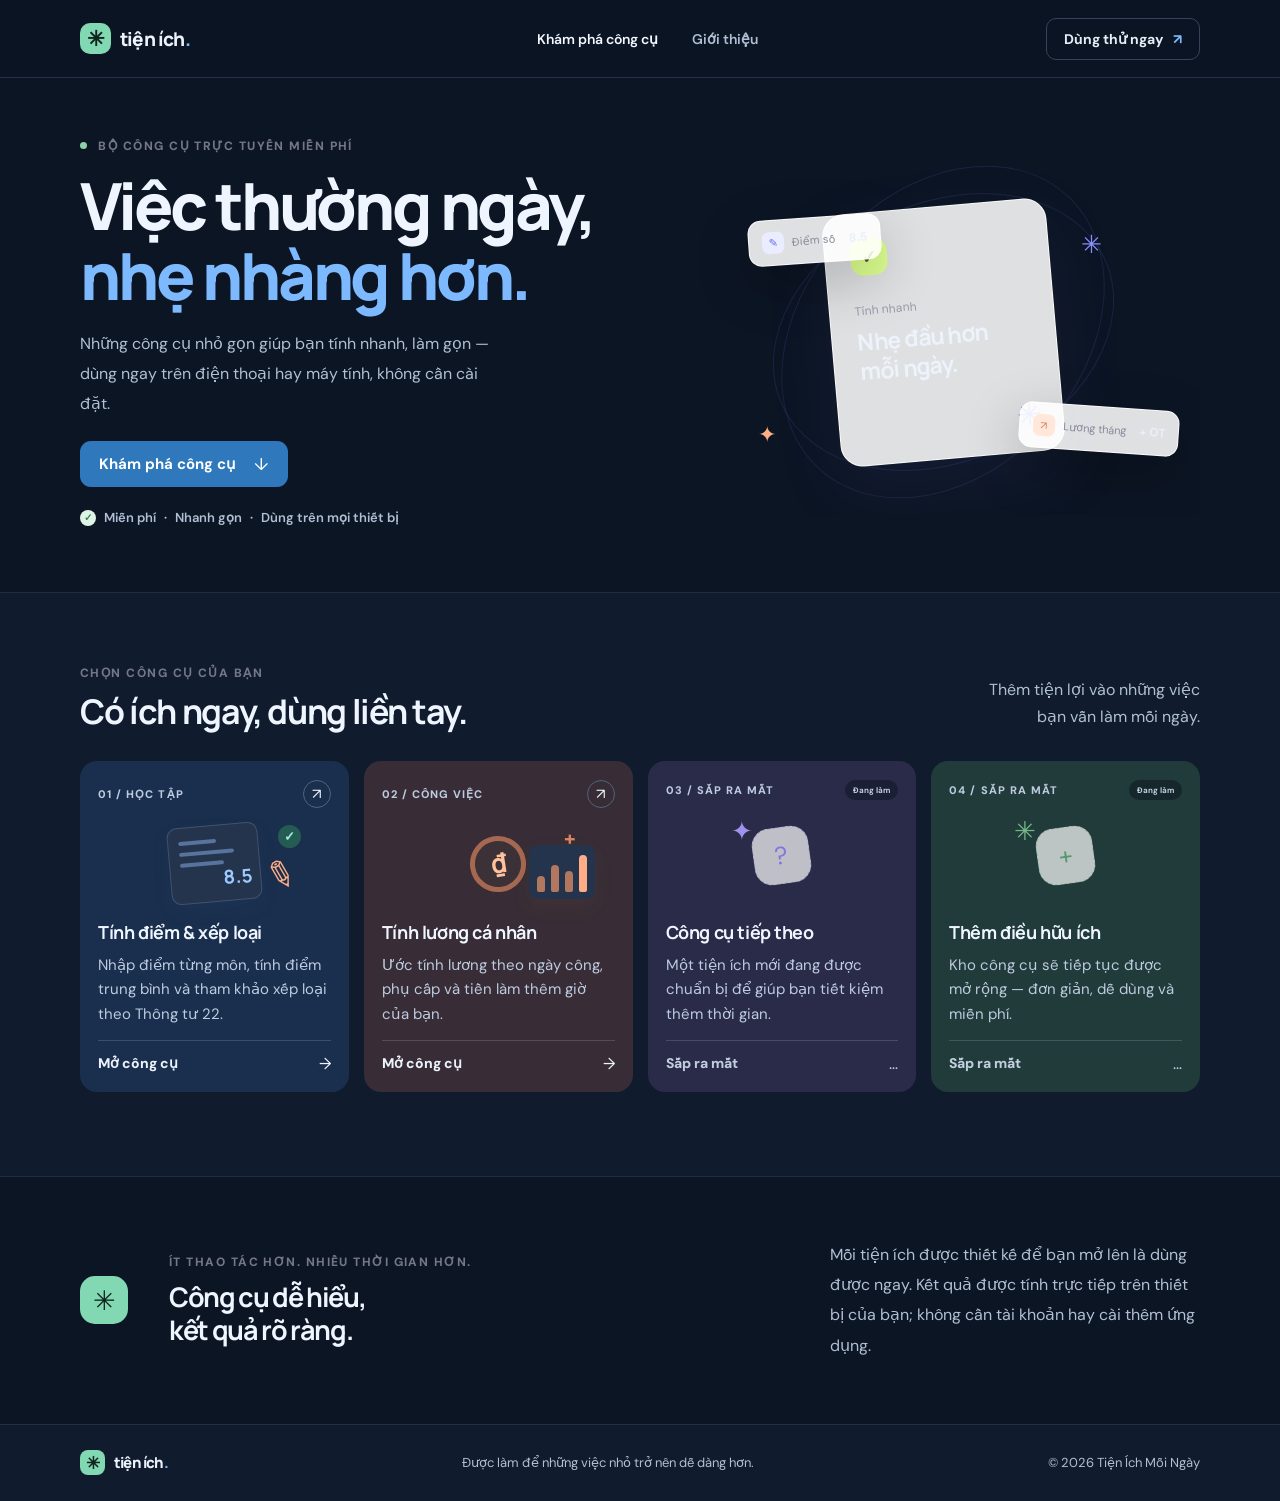
<file: index.html>
<!DOCTYPE html>
<html lang="vi">
<head>
    <meta charset="UTF-8">
    <meta name="viewport" content="width=device-width, initial-scale=1">
    <meta name="theme-color" content="#0c1524">
    <meta name="description" content="Bộ công cụ trực tuyến tiện ích: tính điểm, xếp loại học sinh và ước tính tiền lương cá nhân.">
    <title>Tiện Ích Mỗi Ngày — Công cụ nhỏ, việc lớn</title>
    <link rel="stylesheet" href="css/style.css">
</head>
<body>
    <header class="site-header">
        <div class="container header-inner">
            <a class="brand" href="index.html" aria-label="Tiện Ích Mỗi Ngày - Trang chủ">
                <span class="brand-mark" aria-hidden="true">✳</span>
                <span>tiện ích<span class="brand-accent">.</span></span>
            </a>
            <nav class="main-nav" aria-label="Điều hướng chính">
                <a class="nav-link active" href="#cong-cu">Khám phá công cụ</a>
                <a class="nav-link" href="#gioi-thieu">Giới thiệu</a>
            </nav>
            <a class="header-cta" href="#cong-cu">Dùng thử ngay <span aria-hidden="true">↗</span></a>
        </div>
    </header>

    <main>
        <section class="hero container">
            <div class="hero-copy">
                <p class="eyebrow"><span class="eyebrow-dot"></span> Bộ công cụ trực tuyến miễn phí</p>
                <h1>Việc thường ngày,<br><span>nhẹ nhàng hơn.</span></h1>
                <p class="hero-description">Những công cụ nhỏ gọn giúp bạn tính nhanh, làm gọn — dùng ngay trên điện thoại hay máy tính, không cần cài đặt.</p>
                <a class="button button-dark" href="#cong-cu">Khám phá công cụ <span aria-hidden="true">↓</span></a>
                <div class="hero-note"><span class="note-check" aria-hidden="true">✓</span> Miễn phí <span class="note-divider">·</span> Nhanh gọn <span class="note-divider">·</span> Dùng trên mọi thiết bị</div>
            </div>
            <div class="hero-art" aria-label="Minh họa các công cụ tiện ích" role="img">
                <div class="art-orbit orbit-one"></div>
                <div class="art-orbit orbit-two"></div>
                <div class="art-card art-card-main">
                    <span class="art-icon art-icon-lime">✓</span>
                    <span class="art-label">Tính nhanh</span>
                    <strong>Nhẹ đầu hơn<br>mỗi ngày.</strong>
                    <span class="art-spark" aria-hidden="true">✳</span>
                </div>
                <div class="art-card art-card-float art-card-score">
                    <span class="mini-icon">✎</span><span>Điểm số</span><strong>8.5</strong>
                </div>
                <div class="art-card art-card-float art-card-pay">
                    <span class="mini-icon">↗</span><span>Lương tháng</span><strong>+ OT</strong>
                </div>
                <span class="art-star star-one" aria-hidden="true">✳</span>
                <span class="art-star star-two" aria-hidden="true">✦</span>
            </div>
        </section>

        <section class="tools-section" id="cong-cu">
            <div class="container">
                <div class="section-heading">
                    <div>
                        <p class="eyebrow">Chọn công cụ của bạn</p>
                        <h2>Có ích ngay, dùng liền tay.</h2>
                    </div>
                    <p class="section-side-note">Thêm tiện lợi vào những việc<br class="desktop-break"> bạn vẫn làm mỗi ngày.</p>
                </div>
                <div class="tool-grid">
                    <a class="tool-card tool-card-blue" href="tinh-diem.html">
                        <div class="tool-card-top"><span class="tool-number">01 / HỌC TẬP</span><span class="tool-arrow" aria-hidden="true">↗</span></div>
                        <div class="tool-illustration score-illustration" aria-hidden="true">
                            <span class="illus-paper"><i></i><i></i><i></i><b>8.5</b></span>
                            <span class="illus-pencil">✎</span>
                            <span class="illus-check">✓</span>
                        </div>
                        <h3>Tính điểm &amp; xếp loại</h3>
                        <p>Nhập điểm từng môn, tính điểm trung bình và tham khảo xếp loại theo Thông tư 22.</p>
                        <span class="card-action">Mở công cụ <span aria-hidden="true">→</span></span>
                    </a>
                    <a class="tool-card tool-card-peach" href="tinh-luong.html">
                        <div class="tool-card-top"><span class="tool-number">02 / CÔNG VIỆC</span><span class="tool-arrow" aria-hidden="true">↗</span></div>
                        <div class="tool-illustration salary-illustration" aria-hidden="true">
                            <span class="illus-coin">₫</span><span class="illus-chart"><i></i><i></i><i></i><i></i></span>
                            <span class="illus-plus">+</span>
                        </div>
                        <h3>Tính lương cá nhân</h3>
                        <p>Ước tính lương theo ngày công, phụ cấp và tiền làm thêm giờ của bạn.</p>
                        <span class="card-action">Mở công cụ <span aria-hidden="true">→</span></span>
                    </a>
                    <article class="tool-card tool-card-lilac tool-card-soon" aria-label="Công cụ thứ ba đang được phát triển">
                        <div class="tool-card-top"><span class="tool-number">03 / SẮP RA MẮT</span><span class="soon-pill">Đang làm</span></div>
                        <div class="tool-illustration soon-illustration" aria-hidden="true"><span>✦</span><i>?</i></div>
                        <h3>Công cụ tiếp theo</h3>
                        <p>Một tiện ích mới đang được chuẩn bị để giúp bạn tiết kiệm thêm thời gian.</p>
                        <span class="card-action card-action-muted">Sắp ra mắt <span aria-hidden="true">…</span></span>
                    </article>
                    <article class="tool-card tool-card-mint tool-card-soon" aria-label="Công cụ thứ tư đang được phát triển">
                        <div class="tool-card-top"><span class="tool-number">04 / SẮP RA MẮT</span><span class="soon-pill">Đang làm</span></div>
                        <div class="tool-illustration soon-illustration soon-illustration-mint" aria-hidden="true"><span>✳</span><i>+</i></div>
                        <h3>Thêm điều hữu ích</h3>
                        <p>Kho công cụ sẽ tiếp tục được mở rộng — đơn giản, dễ dùng và miễn phí.</p>
                        <span class="card-action card-action-muted">Sắp ra mắt <span aria-hidden="true">…</span></span>
                    </article>
                </div>
            </div>
        </section>

        <section class="about-section container" id="gioi-thieu">
            <div class="about-mark" aria-hidden="true">✳</div>
            <div>
                <p class="eyebrow">Ít thao tác hơn. Nhiều thời gian hơn.</p>
                <h2>Công cụ dễ hiểu,<br>kết quả rõ ràng.</h2>
            </div>
            <p class="about-copy">Mỗi tiện ích được thiết kế để bạn mở lên là dùng được ngay. Kết quả được tính trực tiếp trên thiết bị của bạn; không cần tài khoản hay cài thêm ứng dụng.</p>
        </section>
    </main>

    <footer class="site-footer">
        <div class="container footer-inner">
            <a class="brand footer-brand" href="index.html"><span class="brand-mark" aria-hidden="true">✳</span><span>tiện ích<span class="brand-accent">.</span></span></a>
            <p>Được làm để những việc nhỏ trở nên dễ dàng hơn.</p>
            <span>© 2026 Tiện Ích Mỗi Ngày</span>
        </div>
    </footer>
</body>
</html>
</file>
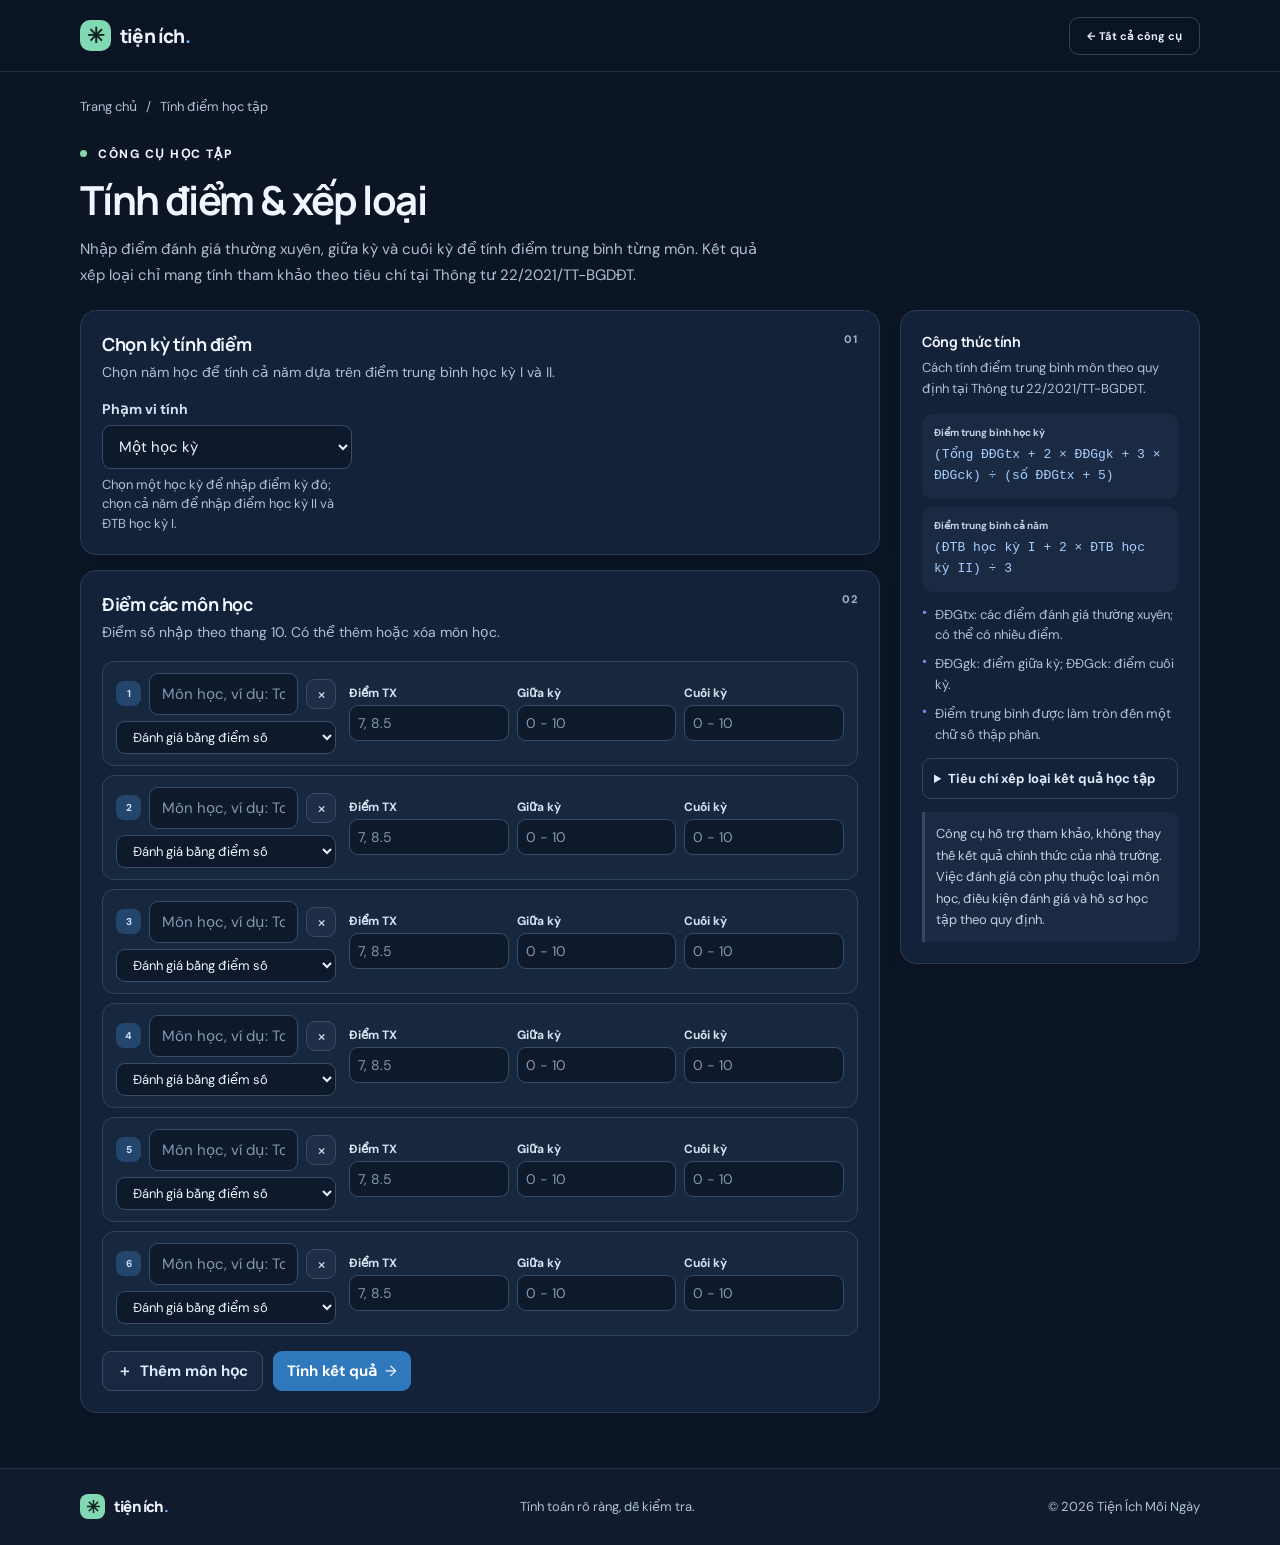
<file: tinh-diem.html>
<!DOCTYPE html>
<html lang="vi">
<head>
    <meta charset="UTF-8">
    <meta name="viewport" content="width=device-width, initial-scale=1">
    <meta name="theme-color" content="#0c1524">
    <meta name="description" content="Tính điểm trung bình môn và tham khảo xếp loại kết quả học tập theo Thông tư 22/2021/TT-BGDĐT.">
    <title>Tính điểm &amp; xếp loại — Tiện Ích Mỗi Ngày</title>
    <link rel="stylesheet" href="css/style.css">
</head>
<body class="tool-page">
    <header class="site-header tool-page-header">
        <div class="container header-inner">
            <a class="brand" href="index.html" aria-label="Tiện Ích Mỗi Ngày - Trang chủ"><span class="brand-mark" aria-hidden="true">✳</span><span>tiện ích<span class="brand-accent">.</span></span></a>
            <a class="header-cta" href="index.html">← Tất cả công cụ</a>
        </div>
    </header>
    <main>
        <div class="container">
            <nav class="breadcrumb" aria-label="Điều hướng">
                <a href="index.html">Trang chủ</a><span aria-hidden="true">/</span><span>Tính điểm học tập</span>
            </nav>
            <section class="calculator-intro">
                <p class="eyebrow"><span class="eyebrow-dot"></span> Công cụ học tập</p>
                <h1>Tính điểm &amp; xếp loại</h1>
                <p>Nhập điểm đánh giá thường xuyên, giữa kỳ và cuối kỳ để tính điểm trung bình từng môn. Kết quả xếp loại chỉ mang tính tham khảo theo tiêu chí tại Thông tư 22/2021/TT-BGDĐT.</p>
            </section>
            <div class="calculator-layout">
                <div class="calculator-main">
                    <section class="panel">
                        <div class="panel-heading">
                            <div><h2>Chọn kỳ tính điểm</h2><p>Chọn năm học để tính cả năm dựa trên điểm trung bình học kỳ I và II.</p></div>
                            <span class="section-index">01</span>
                        </div>
                        <div class="form-field period-control">
                            <label class="field-label" for="period-select">Phạm vi tính</label>
                            <select class="select" id="period-select">
                                <option value="semester">Một học kỳ</option>
                                <option value="annual">Cả năm học</option>
                            </select>
                            <span class="field-hint">Chọn một học kỳ để nhập điểm kỳ đó; chọn cả năm để nhập điểm học kỳ II và ĐTB học kỳ I.</span>
                        </div>
                    </section>
                    <section class="panel">
                        <div class="panel-heading">
                            <div><h2>Điểm các môn học</h2><p>Điểm số nhập theo thang 10. Có thể thêm hoặc xóa môn học.</p></div>
                            <span class="section-index">02</span>
                        </div>
                        <div class="subject-list" id="subject-list" aria-live="polite"></div>
                        <div class="button-row">
                            <button class="button-secondary" id="add-subject" type="button"><span aria-hidden="true">＋</span> Thêm môn học</button>
                            <button class="button-primary" id="calculate-scores" type="button">Tính kết quả <span class="button-arrow" aria-hidden="true">→</span></button>
                        </div>
                        <p class="form-error" id="score-error" role="alert"></p>
                    </section>
                    <section class="panel result-panel" id="score-results" aria-live="polite">
                        <div class="panel-heading">
                            <div><h2>Kết quả của bạn</h2><p id="score-result-caption">Điểm trung bình và xếp loại tham khảo.</p></div>
                            <span class="section-index">KẾT QUẢ</span>
                        </div>
                        <div class="result-summary">
                            <div><span class="result-summary-label">Xếp loại học tập</span><strong id="score-classification">—</strong></div>
                            <div class="result-badge"><span id="score-subject-count">0 môn</span><small>được tính điểm</small></div>
                        </div>
                        <div class="result-table-wrap">
                            <table class="result-table">
                                <thead><tr><th>Môn học</th><th>ĐTB kỳ</th><th>ĐTB cả năm</th><th>Đánh giá</th></tr></thead>
                                <tbody id="score-result-rows"></tbody>
                            </table>
                        </div>
                        <p class="result-note" id="score-result-note"></p>
                    </section>
                </div>
                <aside class="panel formula-panel">
                    <h2>Công thức tính</h2>
                    <p>Cách tính điểm trung bình môn theo quy định tại Thông tư 22/2021/TT-BGDĐT.</p>
                    <div class="formula-block">
                        <strong>Điểm trung bình học kỳ</strong>
                        <span class="formula-code">(Tổng ĐĐGtx + 2 × ĐĐGgk + 3 × ĐĐGck) ÷ (số ĐĐGtx + 5)</span>
                    </div>
                    <div class="formula-block">
                        <strong>Điểm trung bình cả năm</strong>
                        <span class="formula-code">(ĐTB học kỳ I + 2 × ĐTB học kỳ II) ÷ 3</span>
                    </div>
                    <ul class="formula-list">
                        <li>ĐĐGtx: các điểm đánh giá thường xuyên; có thể có nhiều điểm.</li>
                        <li>ĐĐGgk: điểm giữa kỳ; ĐĐGck: điểm cuối kỳ.</li>
                        <li>Điểm trung bình được làm tròn đến một chữ số thập phân.</li>
                    </ul>
                    <details class="criteria-details">
                        <summary>Tiêu chí xếp loại kết quả học tập</summary>
                        <ul>
                            <li><strong>Tốt:</strong> tất cả môn nhận xét đạt; tất cả môn tính điểm từ 6,5; ít nhất 6 môn từ 8,0, trong đó có Toán, Ngữ văn hoặc Ngoại ngữ.</li>
                            <li><strong>Khá:</strong> tất cả môn nhận xét đạt; tất cả môn tính điểm từ 5,0; ít nhất 6 môn từ 6,5.</li>
                            <li><strong>Đạt:</strong> tối đa 1 môn nhận xét chưa đạt; ít nhất 6 môn tính điểm từ 5,0 và không môn nào dưới 3,5.</li>
                            <li><strong>Chưa đạt:</strong> không đáp ứng các tiêu chí trên.</li>
                        </ul>
                    </details>
                    <div class="info-callout">Công cụ hỗ trợ tham khảo, không thay thế kết quả chính thức của nhà trường. Việc đánh giá còn phụ thuộc loại môn học, điều kiện đánh giá và hồ sơ học tập theo quy định.</div>
                </aside>
            </div>
        </div>
    </main>
    <footer class="site-footer tool-page-footer">
        <div class="container footer-inner"><a class="brand footer-brand" href="index.html"><span class="brand-mark" aria-hidden="true">✳</span><span>tiện ích<span class="brand-accent">.</span></span></a><p>Tính toán rõ ràng, dễ kiểm tra.</p><span>© 2026 Tiện Ích Mỗi Ngày</span></div>
    </footer>
    <script src="js/score-tool.js"></script>
</body>
</html>
</file>
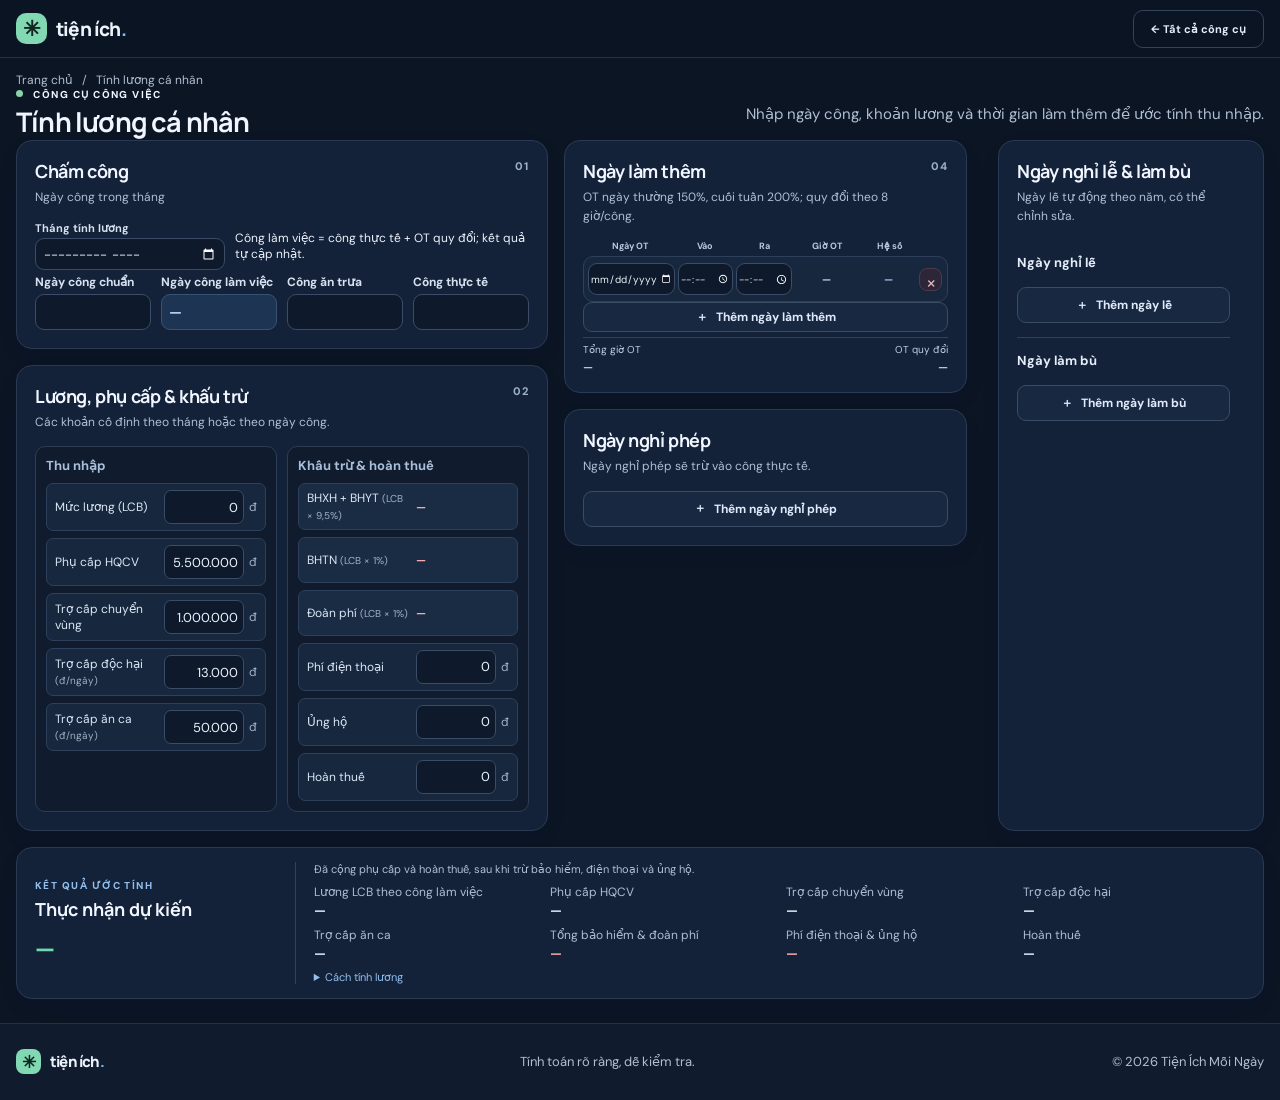
<file: tinh-luong.html>
<!DOCTYPE html>
<html lang="vi">
<head>
    <meta charset="UTF-8">
    <meta name="viewport" content="width=device-width, initial-scale=1">
    <meta name="theme-color" content="#0c1524">
    <meta name="description" content="Tính lương cá nhân theo ngày công, trợ cấp, các khoản khấu trừ và danh sách giờ làm thêm.">
    <title>Tính lương cá nhân — Tiện Ích Mỗi Ngày</title>
    <link rel="stylesheet" href="css/style.css">
</head>
<body class="tool-page salary-page">
    <header class="site-header tool-page-header">
        <div class="container header-inner">
            <a class="brand" href="index.html" aria-label="Tiện Ích Mỗi Ngày - Trang chủ"><span class="brand-mark" aria-hidden="true">✳</span><span>tiện ích<span class="brand-accent">.</span></span></a>
            <a class="header-cta" href="index.html">← Tất cả công cụ</a>
        </div>
    </header>
    <main>
        <div class="container salary-container">
            <nav class="breadcrumb" aria-label="Điều hướng">
                <a href="index.html">Trang chủ</a><span aria-hidden="true">/</span><span>Tính lương cá nhân</span>
            </nav>
            <section class="calculator-intro salary-intro">
                <div>
                    <p class="eyebrow"><span class="eyebrow-dot"></span> Công cụ công việc</p>
                    <h1>Tính lương cá nhân</h1>
                </div>
                <p>Nhập ngày công, khoản lương và thời gian làm thêm để ước tính thu nhập.</p>
            </section>

            <div class="salary-work-grid">
                <div class="salary-layout-column salary-primary-column">
                <section class="panel salary-column attendance-column">
                    <div class="panel-heading">
                        <div><h2>Chấm công</h2><p>Ngày công trong tháng</p></div>
                        <span class="section-index">01</span>
                    </div>
                    <div class="attendance-tools">
                        <div class="attendance-month">
                            <label class="field-label" for="salary-month">Tháng tính lương</label>
                            <input class="input" id="salary-month" type="month">
                        </div>
                        <p>Công làm việc = công thực tế + OT quy đổi; kết quả tự cập nhật.</p>
                        <p class="form-error salary-error" id="salary-error" role="alert"></p>
                    </div>
                    <div class="attendance-grid">
                        <div class="form-field">
                            <label class="field-label" for="standard-days">Ngày công chuẩn</label>
                            <input class="input" id="standard-days" type="number" min="0" max="31" step="0.01" inputmode="decimal" readonly>
                        </div>
                        <div class="form-field">
                            <span class="field-label">Ngày công làm việc</span>
                            <output class="calculated-value" id="working-days">—</output>
                            <span class="field-hint">Công thực tế + OT quy đổi</span>
                        </div>
                        <div class="form-field">
                            <label class="field-label" for="meal-days">Công ăn trưa</label>
                            <input class="input" id="meal-days" type="number" min="0" max="31" step="0.01" inputmode="decimal" readonly>
                        </div>
                        <div class="form-field">
                            <label class="field-label" for="actual-days">Công thực tế</label>
                            <input class="input" id="actual-days" type="number" min="0" max="31" step="0.01" inputmode="decimal" readonly>
                        </div>
                    </div>
                </section>
                <section class="panel salary-column salary-main-column salary-ledger-column">
                    <div class="panel-heading">
                        <div><h2>Lương, phụ cấp &amp; khấu trừ</h2><p>Các khoản cố định theo tháng hoặc theo ngày công.</p></div>
                        <span class="section-index">02</span>
                    </div>
                    <div class="salary-ledger">
                        <div class="salary-ledger-group">
                            <h3>Thu nhập</h3>
                            <div class="salary-ledger-row">
                                <label for="base-salary">Mức lương (LCB)</label>
                                <div class="money-input"><input class="input money-amount" id="base-salary" type="text" inputmode="numeric" value="0"><span>đ</span></div>
                            </div>
                            <div class="salary-ledger-row">
                                <label for="hqcv">Phụ cấp HQCV</label>
                                <div class="money-input"><input class="input money-amount" id="hqcv" type="text" inputmode="numeric" value="5.500.000" readonly><span>đ</span></div>
                            </div>
                            <div class="salary-ledger-row">
                                <label for="relocation">Trợ cấp chuyển vùng</label>
                                <div class="money-input"><input class="input money-amount" id="relocation" type="text" inputmode="numeric" value="1.000.000"><span>đ</span></div>
                            </div>
                            <div class="salary-ledger-row">
                                <label for="hazard-rate">Trợ cấp độc hại <span>(đ/ngày)</span></label>
                                <div class="money-input"><input class="input money-amount" id="hazard-rate" type="text" inputmode="numeric" value="13.000"><span>đ</span></div>
                            </div>
                            <div class="salary-ledger-row">
                                <label for="meal-rate">Trợ cấp ăn ca <span>(đ/ngày)</span></label>
                                <div class="money-input"><input class="input money-amount" id="meal-rate" type="text" inputmode="numeric" value="50.000"><span>đ</span></div>
                            </div>
                        </div>
                        <div class="salary-ledger-group">
                            <h3>Khấu trừ &amp; hoàn thuế</h3>
                            <div class="salary-ledger-row salary-ledger-output">
                                <span>BHXH + BHYT <span>(LCB × 9,5%)</span></span>
                                <output id="social-insurance">—</output>
                            </div>
                            <div class="salary-ledger-row salary-ledger-output">
                                <span>BHTN <span>(LCB × 1%)</span></span>
                                <output id="unemployment-insurance">—</output>
                            </div>
                            <div class="salary-ledger-row salary-ledger-output">
                                <span>Đoàn phí <span>(LCB × 1%)</span></span>
                                <output id="union-fee">—</output>
                            </div>
                            <div class="salary-ledger-row">
                                <label for="phone-fee">Phí điện thoại</label>
                                <div class="money-input"><input class="input money-amount" id="phone-fee" type="text" inputmode="numeric" value="0"><span>đ</span></div>
                            </div>
                            <div class="salary-ledger-row">
                                <label for="donation">Ủng hộ</label>
                                <div class="money-input"><input class="input money-amount" id="donation" type="text" inputmode="numeric" value="0"><span>đ</span></div>
                            </div>
                            <div class="salary-ledger-row">
                                <label for="tax-refund">Hoàn thuế</label>
                                <div class="money-input"><input class="input money-amount" id="tax-refund" type="text" inputmode="numeric" value="0"><span>đ</span></div>
                            </div>
                        </div>
                    </div>
                </section>

                </div>

                <div class="salary-layout-column salary-overtime-stack">
                <section class="panel salary-column overtime-column">
                    <div class="panel-heading">
                        <div><h2>Ngày làm thêm</h2><p>OT ngày thường 150%, cuối tuần 200%; quy đổi theo 8 giờ/công.</p></div>
                        <span class="section-index">04</span>
                    </div>
                    <div class="overtime-head" aria-hidden="true">
                        <span>Ngày OT</span><span>Vào</span><span>Ra</span><span>Giờ OT</span><span>Hệ số</span><span></span>
                    </div>
                    <div class="record-list overtime-list" id="overtime-list"></div>
                    <button class="button-secondary add-record-button" id="add-overtime" type="button"><span aria-hidden="true">＋</span> Thêm ngày làm thêm</button>
                    <div class="overtime-total">
                        <span>Tổng giờ OT<strong id="overtime-hours-total">—</strong></span>
                        <span>OT quy đổi<strong id="overtime-equivalent-total">—</strong></span>
                    </div>
                </section>

                <section class="panel salary-column leave-column">
                    <div class="panel-heading">
                        <div><h2>Ngày nghỉ phép</h2><p>Ngày nghỉ phép sẽ trừ vào công thực tế.</p></div>
                    </div>
                    <div class="record-list leave-list" id="leave-list"></div>
                    <button class="button-secondary add-record-button" id="add-leave" type="button"><span aria-hidden="true">＋</span> Thêm ngày nghỉ phép</button>
                </section>
                </div>

                <section class="panel salary-column holiday-column">
                    <div class="panel-heading">
                        <div><h2>Ngày nghỉ lễ &amp; làm bù</h2><p>Ngày lễ tự động theo năm, có thể chỉnh sửa.</p></div>
                    </div>
                    <div class="calendar-list-group">
                        <h3>Ngày nghỉ lễ</h3>
                        <div class="record-list holiday-list" id="holiday-list"></div>
                        <button class="button-secondary add-record-button" id="add-holiday" type="button"><span aria-hidden="true">＋</span> Thêm ngày lễ</button>
                    </div>
                    <div class="calendar-list-group">
                        <h3>Ngày làm bù</h3>
                        <div class="record-list makeup-list" id="makeup-list"></div>
                        <button class="button-secondary add-record-button" id="add-makeup" type="button"><span aria-hidden="true">＋</span> Thêm ngày làm bù</button>
                    </div>
                </section>

                <section class="panel salary-total-panel" aria-live="polite">
                    <div class="salary-total-heading">
                        <p class="eyebrow">Kết quả ước tính</p>
                        <h2>Thực nhận dự kiến</h2>
                        <output id="salary-total">—</output>
                    </div>
                    <div class="salary-total-details">
                        <p class="salary-total-description">Đã cộng phụ cấp và hoàn thuế, sau khi trừ bảo hiểm, điện thoại và ủng hộ.</p>
                        <div class="salary-breakdown">
                            <div><span>Lương LCB theo công làm việc</span><strong id="salary-earned">—</strong></div>
                            <div><span>Phụ cấp HQCV</span><strong id="salary-hqcv">—</strong></div>
                            <div><span>Trợ cấp chuyển vùng</span><strong id="salary-relocation">—</strong></div>
                            <div><span>Trợ cấp độc hại</span><strong id="salary-hazard">—</strong></div>
                            <div><span>Trợ cấp ăn ca</span><strong id="salary-meal">—</strong></div>
                            <div><span>Tổng bảo hiểm &amp; đoàn phí</span><strong id="salary-deductions">—</strong></div>
                            <div><span>Phí điện thoại &amp; ủng hộ</span><strong id="salary-other-deductions">—</strong></div>
                            <div><span>Hoàn thuế</span><strong id="salary-refund">—</strong></div>
                        </div>
                        <details class="salary-formula">
                            <summary>Cách tính lương</summary>
                            <p class="output-disclaimer">Công chuẩn = ngày thường trong tháng + 0,5 công mỗi thứ Bảy − ngày nghỉ lễ; công thực tế = công chuẩn − ngày nghỉ phép + ngày làm bù. OT quy đổi = giờ OT × 150% (thứ Hai–thứ Sáu) hoặc 200% (thứ Bảy, Chủ Nhật) ÷ 8 giờ. Lương theo công = (LCB + trợ cấp chuyển vùng) ÷ công chuẩn × (công thực tế + OT quy đổi); HQCV theo tháng trong quý. Trợ cấp độc hại tính theo công thực tế, ăn ca theo công chuẩn. Các khoản bảo hiểm và đoàn phí tính trên LCB tháng.</p>
                        </details>
                    </div>
                </section>
            </div>
        </div>
    </main>
    <footer class="site-footer tool-page-footer">
        <div class="container footer-inner"><a class="brand footer-brand" href="index.html"><span class="brand-mark" aria-hidden="true">✳</span><span>tiện ích<span class="brand-accent">.</span></span></a><p>Tính toán rõ ràng, dễ kiểm tra.</p><span>© 2026 Tiện Ích Mỗi Ngày</span></div>
    </footer>
    <script src="js/salary-tool.js"></script>
</body>
</html>
</file>
<file: css/style.css>
@import url('https://fonts.googleapis.com/css2?family=DM+Sans:wght@400;500;600;700;800&family=Manrope:wght@400;500;600;700;800&display=swap');

:root {
    --ink: #e9f0fb;
    --muted: #aab9cf;
    --paper: #0c1524;
    --white: #142239;
    --blue: #1c3455;
    --peach: #3a2c31;
    --lilac: #2a2b49;
    --mint: #203b39;
    --line: #293951;
    --green: #4bc49a;
    --navy-deep: #09111e;
    --navy-panel: #142239;
    --navy-raised: #1a2a43;
    --shadow: 0 18px 55px rgba(0, 0, 0, .24);
}

* { box-sizing: border-box; }
html { scroll-behavior: smooth; }
body { margin: 0; background: var(--paper); color: var(--ink); font-family: 'DM Sans', 'Segoe UI', sans-serif; -webkit-font-smoothing: antialiased; font-size: 16px; }
a { color: inherit; text-decoration: none; }
button, input, select { font: inherit; }
button, a { -webkit-tap-highlight-color: transparent; }
.container { width: min(1120px, calc(100% - 48px)); margin: 0 auto; }

.site-header { height: 78px; border-bottom: 1px solid rgba(29, 32, 48, .06); background: rgba(246, 247, 251, .92); position: sticky; top: 0; z-index: 20; backdrop-filter: blur(14px); }
.header-inner { height: 100%; display: flex; align-items: center; justify-content: space-between; }
.brand { display: inline-flex; align-items: center; gap: 9px; font-family: Manrope, sans-serif; font-size: 19px; font-weight: 800; letter-spacing: -.8px; }
.brand-mark { width: 31px; height: 31px; display: grid; place-items: center; border-radius: 10px; background: #d9ff83; font-size: 21px; line-height: 1; }
.brand-accent { color: #7881ff; }
.main-nav { display: flex; align-items: center; gap: 34px; margin-left: 60px; }
.nav-link { color: #74778a; font-size: 13px; font-weight: 600; transition: color .2s ease; }
.nav-link:hover, .nav-link.active { color: var(--ink); }
.header-cta { padding: 11px 17px; border: 1px solid #dedfe8; border-radius: 10px; font-size: 12px; font-weight: 700; transition: background .2s, border-color .2s; }
.header-cta:hover { background: white; border-color: #b7bac8; }
.header-cta span { padding-left: 7px; color: #737aff; }

.hero { min-height: 475px; display: grid; grid-template-columns: 1.05fr .95fr; align-items: center; gap: 38px; padding-top: 40px; padding-bottom: 46px; }
.hero-copy { padding: 20px 0; }
.eyebrow { margin: 0 0 17px; color: #737789; font-size: 10px; font-weight: 800; letter-spacing: 1.45px; text-transform: uppercase; }
.eyebrow-dot { width: 7px; height: 7px; display: inline-block; margin: 0 7px 1px 0; border-radius: 50%; background: #89d3a9; }
h1, h2, h3, p { margin-top: 0; }
.hero h1 { margin-bottom: 18px; font-family: Manrope, sans-serif; font-size: clamp(42px, 5.2vw, 65px); line-height: 1.08; letter-spacing: -3.2px; font-weight: 800; }
.hero h1 span { color: #7d83ff; }
.hero-description { max-width: 425px; margin-bottom: 23px; color: #717588; font-size: 14px; line-height: 1.85; }
.button { min-height: 46px; display: inline-flex; align-items: center; justify-content: center; gap: 18px; padding: 0 19px; border-radius: 11px; font-size: 12px; font-weight: 700; transition: transform .2s, box-shadow .2s; }
.button:hover { transform: translateY(-2px); box-shadow: 0 7px 18px rgba(29, 32, 48, .14); }
.button-dark { background: var(--ink); color: white; }
.button-dark span { font-size: 17px; font-weight: 400; }
.hero-note { display: flex; align-items: center; gap: 8px; margin-top: 22px; color: #7b7f91; font-size: 10px; font-weight: 600; }
.note-check { width: 16px; height: 16px; display: grid; place-items: center; border-radius: 50%; background: #def5e6; color: #36805d; font-size: 10px; }
.note-divider { color: #c7c9d2; }

.hero-art { min-height: 365px; position: relative; display: grid; place-items: center; overflow: hidden; }
.art-orbit { position: absolute; border: 1px solid rgba(124, 132, 255, .13); border-radius: 50%; transform: rotate(-24deg); }
.orbit-one { width: 355px; height: 260px; }
.orbit-two { width: 280px; height: 370px; transform: rotate(42deg); }
.art-card { position: relative; z-index: 1; border: 1px solid rgba(255,255,255,.82); border-radius: 22px; background: rgba(255,255,255,.87); box-shadow: 0 25px 65px rgba(61, 70, 127, .14); }
.art-card-main { width: 225px; height: 253px; padding: 25px; transform: rotate(-5deg); }
.art-icon { width: 37px; height: 37px; display: grid; place-items: center; border-radius: 13px; font-size: 18px; font-weight: 800; }
.art-icon-lime { background: #dcff8f; color: #47582a; }
.art-label { display: block; margin-top: 27px; color: #989bab; font-size: 10px; }
.art-card-main strong { display: block; margin-top: 9px; font-family: Manrope, sans-serif; font-size: 23px; line-height: 1.26; letter-spacing: -.7px; }
.art-spark { position: absolute; right: 20px; bottom: 17px; color: #8e93ff; font-size: 30px; }
.art-card-float { position: absolute; z-index: 2; display: flex; align-items: center; gap: 8px; padding: 11px 13px; border-radius: 13px; font-size: 9px; color: #86899a; box-shadow: var(--shadow); }
.art-card-float strong { margin-left: 5px; color: var(--ink); font-size: 11px; }
.art-card-score { top: 67px; left: 12%; transform: rotate(-4deg); }
.art-card-pay { right: 4%; bottom: 63px; transform: rotate(4deg); }
.mini-icon { width: 22px; height: 22px; display: grid; place-items: center; border-radius: 7px; background: #e9edff; color: #656df0; font-size: 11px; }
.art-card-pay .mini-icon { background: #ffe7da; color: #dd835e; }
.art-star { position: absolute; z-index: 2; color: #8b8fff; }
.star-one { top: 78px; right: 19%; font-size: 25px; }
.star-two { bottom: 66px; left: 14%; color: #ffaf85; font-size: 22px; }

.tools-section { padding: 72px 0 84px; background: #fff; }
.section-heading { display: flex; align-items: end; justify-content: space-between; margin-bottom: 28px; }
.section-heading .eyebrow { margin-bottom: 10px; }
.section-heading h2, .about-section h2 { margin-bottom: 0; font-family: Manrope, sans-serif; font-size: clamp(25px, 3vw, 34px); line-height: 1.22; letter-spacing: -1.35px; }
.section-side-note { margin: 0 0 2px; color: #828697; font-size: 11px; line-height: 1.7; text-align: right; }
.tool-grid { display: grid; grid-template-columns: repeat(4, minmax(0, 1fr)); gap: 15px; }
.tool-card { min-width: 0; min-height: 351px; display: flex; flex-direction: column; padding: 19px 18px 18px; border-radius: 17px; transition: transform .2s ease, box-shadow .2s ease; }
a.tool-card:hover { transform: translateY(-5px); box-shadow: 0 16px 30px rgba(32, 40, 73, .11); }
.tool-card-blue { background: #e6edff; }
.tool-card-peach { background: #fff0e7; }
.tool-card-lilac { background: #f0edff; }
.tool-card-mint { background: #e6f5eb; }
.tool-card-top { display: flex; justify-content: space-between; align-items: center; }
.tool-number { color: #71758a; font-size: 8px; font-weight: 800; letter-spacing: 1.05px; }
.tool-arrow { width: 28px; height: 28px; display: grid; place-items: center; border: 1px solid rgba(31,35,53,.13); border-radius: 50%; font-size: 15px; }
.tool-illustration { height: 112px; position: relative; display: flex; align-items: center; justify-content: center; }
.illus-paper { width: 91px; height: 77px; position: relative; display: flex; flex-direction: column; gap: 7px; padding: 13px 10px; border: 1px solid #dfe4f1; border-radius: 10px; background: #fff; box-shadow: 0 8px 18px rgba(63, 81, 137, .1); transform: rotate(-5deg); }
.illus-paper i { width: 38px; height: 4px; display: block; border-radius: 4px; background: #dce5ff; }
.illus-paper i:nth-child(2) { width: 55px; }
.illus-paper i:nth-child(3) { width: 44px; }
.illus-paper b { position: absolute; right: 8px; bottom: 10px; color: #737bfa; font-family: Manrope, sans-serif; font-size: 19px; }
.illus-pencil { position: absolute; right: 35px; bottom: 22px; color: #f28e68; font-size: 36px; transform: rotate(15deg); }
.illus-check { position: absolute; top: 17px; right: 30px; width: 23px; height: 23px; display: grid; place-items: center; border-radius: 50%; background: #c8efda; color: #397d59; font-size: 13px; font-weight: 800; }
.illus-coin { width: 56px; height: 56px; display: grid; place-items: center; border: 5px solid #ffbd92; border-radius: 50%; background: #fff9f3; color: #ce784e; font-size: 25px; font-weight: 800; transform: rotate(-9deg); }
.illus-chart { position: absolute; right: 20px; bottom: 21px; height: 54px; display: flex; align-items: end; gap: 6px; padding: 7px 8px; border-radius: 9px; background: #fff; box-shadow: 0 8px 18px rgba(133, 95, 73, .1); }
.illus-chart i { width: 8px; border-radius: 4px 4px 2px 2px; background: #ffc19c; }
.illus-chart i:nth-child(1) { height: 16px; }.illus-chart i:nth-child(2) { height: 27px; }.illus-chart i:nth-child(3) { height: 21px; }.illus-chart i:nth-child(4) { height: 37px; background: #f39b70; }
.illus-plus { position: absolute; top: 17px; right: 39px; color: #db845e; font-size: 20px; font-weight: 800; }
.tool-card h3 { margin: auto 0 9px; font-family: Manrope, sans-serif; font-size: 16px; letter-spacing: -.4px; }
.tool-card > p { min-height: 56px; margin-bottom: 13px; color: #6f7385; font-size: 10px; line-height: 1.7; }
.card-action { display: flex; justify-content: space-between; align-items: center; padding-top: 12px; border-top: 1px solid rgba(32, 35, 54, .1); font-size: 10px; font-weight: 800; }
.card-action > span { font-size: 16px; font-weight: 400; }
.card-action-muted { color: #898c9d; }
.soon-pill { padding: 5px 8px; border-radius: 20px; background: rgba(255,255,255,.68); color: #767a8b; font-size: 8px; font-weight: 700; }
.soon-illustration { color: #8275df; font-size: 43px; }
.soon-illustration > span { position: absolute; top: 14px; left: 28%; color: #9e92ed; font-size: 26px; }
.soon-illustration > i { width: 57px; height: 57px; display: grid; place-items: center; border: 1px dashed rgba(102, 91, 176, .4); border-radius: 18px; background: rgba(255,255,255,.7); font-style: normal; font-size: 25px; transform: rotate(-8deg); }
.soon-illustration-mint { color: #53976c; }
.soon-illustration-mint > span { color: #72b788; }
.soon-illustration-mint > i { border-color: rgba(69, 139, 94, .4); }

.about-section { min-height: 247px; display: grid; grid-template-columns: 65px 1fr 1fr; align-items: center; gap: 24px; padding-top: 52px; padding-bottom: 52px; }
.about-mark { width: 48px; height: 48px; display: grid; place-items: center; border-radius: 15px; background: #ddff90; color: #4a5e27; font-size: 27px; }
.about-section .eyebrow { margin-bottom: 11px; }
.about-section h2 { font-size: 27px; }
.about-copy { max-width: 370px; justify-self: end; margin: 0; color: #737789; font-size: 12px; line-height: 1.9; }
.site-footer { border-top: 1px solid #e8e9f0; background: #fff; }
.footer-inner { min-height: 76px; display: flex; align-items: center; justify-content: space-between; gap: 20px; }
.footer-brand { font-size: 15px; }
.footer-brand .brand-mark { width: 25px; height: 25px; border-radius: 8px; font-size: 17px; }
.footer-inner p, .footer-inner > span { margin: 0; color: #858899; font-size: 9px; }

/* Calculator pages */
.tool-page { min-height: 100vh; display: flex; flex-direction: column; }
.tool-page main { flex: 1; }
.tool-page-header { height: 70px; }
.tool-page-header .header-cta { font-size: 11px; }
.breadcrumb { display: flex; align-items: center; gap: 9px; padding-top: 26px; color: #858899; font-size: 11px; }
.breadcrumb a:hover { color: var(--ink); }
.breadcrumb span[aria-hidden] { color: #b3b5c0; }
.calculator-intro { padding-top: 31px; padding-bottom: 21px; }
.calculator-intro .eyebrow { margin-bottom: 10px; }
.calculator-intro h1 { margin-bottom: 9px; font-family: Manrope, sans-serif; font-size: clamp(29px, 4vw, 40px); letter-spacing: -1.6px; }
.calculator-intro > p:last-child { max-width: 700px; margin-bottom: 0; color: #737789; font-size: 13px; line-height: 1.75; }
.calculator-layout { display: grid; grid-template-columns: minmax(0, 1fr) 300px; align-items: start; gap: 20px; padding-bottom: 55px; }
.calculator-main { min-width: 0; }
.panel { padding: 21px; border: 1px solid #ececf2; border-radius: 16px; background: #fff; box-shadow: 0 8px 26px rgba(32,40,73,.035); }
.panel + .panel { margin-top: 15px; }
.panel-heading { display: flex; align-items: flex-start; justify-content: space-between; gap: 14px; margin-bottom: 17px; }
.panel-heading h2 { margin: 0 0 5px; font-family: Manrope, sans-serif; font-size: 16px; letter-spacing: -.4px; }
.panel-heading p { margin: 0; color: #858899; font-size: 10px; line-height: 1.6; }
.section-index { flex: none; color: #9699a8; font-size: 9px; font-weight: 800; letter-spacing: 1px; }
.field-label { display: block; margin-bottom: 7px; color: #55596b; font-size: 10px; font-weight: 700; }
.field-hint { display: block; margin-top: 6px; color: #9093a2; font-size: 9px; line-height: 1.5; }
.input, .select { width: 100%; min-height: 42px; padding: 10px 12px; border: 1px solid #e3e4eb; border-radius: 9px; outline: none; background: #fff; color: var(--ink); font-size: 12px; transition: border-color .2s, box-shadow .2s; }
.input:focus, .select:focus { border-color: #8c91ff; box-shadow: 0 0 0 3px rgba(124, 130, 255, .12); }
.input::placeholder { color: #b6b8c2; }
.select { cursor: pointer; }
.form-grid { display: grid; grid-template-columns: repeat(2, minmax(0, 1fr)); gap: 14px; }
.form-grid-three { grid-template-columns: repeat(3, minmax(0, 1fr)); }
.form-grid-spaced { margin-top: 15px; }
.subject-type-wrap { margin-top: 10px; }
.form-field { min-width: 0; }
.period-control { max-width: 250px; }
.subject-list { display: grid; gap: 11px; }
.subject-row { padding: 14px; border: 1px solid #ebecf2; border-radius: 12px; background: #fdfdff; }
.subject-row-head { display: flex; align-items: center; gap: 10px; margin-bottom: 12px; }
.subject-index { width: 25px; height: 25px; flex: none; display: grid; place-items: center; border-radius: 8px; background: #edf0ff; color: #6971e6; font-size: 10px; font-weight: 800; }
.subject-name-wrap { flex: 1; min-width: 0; }
.subject-row-head .input { min-height: 37px; }
.remove-subject { width: 32px; height: 32px; flex: none; border: 1px solid #ececf2; border-radius: 9px; background: #fff; color: #8b8e9d; cursor: pointer; font-size: 17px; }
.remove-subject:hover { border-color: #f0b5b5; color: #bd5252; }
.subject-fields { display: grid; grid-template-columns: 1.2fr 1.5fr .8fr .8fr; gap: 9px; }
.subject-fields .input, .subject-fields .select { min-height: 38px; padding: 8px 9px; font-size: 11px; }
.subject-fields .field-label { font-size: 9px; }
.comment-fields { display: none; }
.subject-row.is-comment .score-fields { display: none; }
.subject-row.is-comment .comment-fields { display: grid; }
.annual-field { display: none; }
.is-annual .annual-field { display: block; }
.button-row { display: flex; align-items: center; gap: 10px; margin-top: 15px; }
.button-secondary, .button-primary { min-height: 40px; display: inline-flex; align-items: center; justify-content: center; gap: 8px; padding: 0 14px; border-radius: 9px; cursor: pointer; font-size: 11px; font-weight: 700; transition: transform .18s, background .18s; }
.button-secondary { border: 1px solid #e4e5ed; background: white; color: #55596b; }
.button-secondary:hover { background: #f8f8fc; }
.button-primary { border: 0; background: var(--ink); color: white; }
.button-primary:hover { background: #363a51; transform: translateY(-1px); }
.button-primary:disabled { opacity: .65; cursor: wait; transform: none; }
.button-primary .button-arrow { font-size: 15px; font-weight: 400; }
.form-error { display: none; margin: 13px 0 0; padding: 11px 12px; border: 1px solid #f1caca; border-radius: 9px; background: #fff5f5; color: #a34646; font-size: 11px; line-height: 1.55; }
.form-error.visible { display: block; }
.result-panel { display: none; }
.result-panel.visible { display: block; }
.result-summary { display: flex; align-items: center; justify-content: space-between; gap: 15px; padding: 14px; border-radius: 11px; background: #f0f3ff; }
.result-summary-label { color: #737789; font-size: 10px; }
.result-summary strong { display: block; margin-top: 4px; font-family: Manrope, sans-serif; font-size: 24px; letter-spacing: -.7px; }
.result-badge { padding: 8px 11px; border: 1px solid #d8ddff; border-radius: 9px; background: #fff; color: #565fc7; font-size: 11px; font-weight: 800; text-align: center; }
.result-badge small { display: block; margin-top: 3px; color: #858899; font-size: 8px; font-weight: 500; }
.result-table-wrap { margin-top: 13px; overflow-x: auto; }
.result-table { width: 100%; border-collapse: collapse; font-size: 10px; text-align: left; }
.result-table th { padding: 9px; border-bottom: 1px solid #e9eaf0; color: #858899; font-size: 9px; font-weight: 700; white-space: nowrap; }
.result-table td { padding: 10px 9px; border-bottom: 1px solid #f0f0f4; }
.result-table tbody tr:last-child td { border-bottom: 0; }
.result-table td:last-child { font-weight: 800; }
.result-note { margin: 12px 0 0; color: #858899; font-size: 9px; line-height: 1.6; }
.formula-panel { position: sticky; top: 89px; }
.formula-panel h2 { margin: 0 0 6px; font-family: Manrope, sans-serif; font-size: 14px; letter-spacing: -.3px; }
.formula-panel > p { margin: 0 0 15px; color: #858899; font-size: 10px; line-height: 1.65; }
.formula-block { padding: 12px; border-radius: 10px; background: #f5f6fb; }
.formula-block + .formula-block { margin-top: 8px; }
.formula-block strong { display: block; margin-bottom: 6px; font-size: 10px; }
.formula-code { display: block; color: #5b62ba; font-family: Consolas, monospace; font-size: 10px; line-height: 1.6; }
.formula-list { display: grid; gap: 8px; margin: 13px 0 0; padding: 0; list-style: none; }
.formula-list li { display: flex; gap: 8px; color: #74788a; font-size: 9px; line-height: 1.6; }
.formula-list li::before { content: '•'; color: #8188f4; font-size: 14px; line-height: 1; }
.criteria-details { margin-top: 13px; padding: 11px; border: 1px solid #ececf4; border-radius: 9px; }
.criteria-details summary { color: #55596b; cursor: pointer; font-size: 10px; font-weight: 700; }
.criteria-details ul { display: grid; gap: 8px; margin: 11px 0 0; padding-left: 15px; color: #74788a; font-size: 9px; line-height: 1.6; }
.criteria-details strong { color: var(--ink); }
.info-callout { margin-top: 13px; padding: 11px; border-left: 3px solid #c9ceff; border-radius: 0 8px 8px 0; background: #f7f7ff; color: #737789; font-size: 9px; line-height: 1.65; }
.salary-results { display: grid; gap: 9px; margin-top: 14px; }
.salary-result-row { display: flex; justify-content: space-between; gap: 12px; color: #737789; font-size: 11px; }
.salary-result-row strong { color: var(--ink); font-size: 11px; text-align: right; }
.salary-result-row.total { margin-top: 3px; padding-top: 12px; border-top: 1px solid #e9eaf0; color: var(--ink); font-weight: 800; }
.salary-result-row.total strong { color: #347b59; font-size: 17px; }
.salary-card-highlight { margin-bottom: 13px; padding: 16px; border-radius: 12px; background: #edf8f1; }
.salary-card-highlight span { display: block; color: #668470; font-size: 10px; }
.salary-card-highlight strong { display: block; margin-top: 5px; color: #286d49; font-family: Manrope, sans-serif; font-size: 25px; letter-spacing: -.6px; }
.output-disclaimer { margin: 12px 0 0; color: #858899; font-size: 9px; line-height: 1.65; }
.tool-page-footer { margin-top: auto; }

@media (max-width: 900px) {
    .tool-grid { grid-template-columns: repeat(2, minmax(0, 1fr)); }
    .tool-card { min-height: 330px; padding: 20px; }
    .calculator-layout { grid-template-columns: minmax(0, 1fr) 260px; gap: 14px; }
    .panel { padding: 17px; }
    .subject-fields { grid-template-columns: 1.1fr 1.4fr .8fr .8fr; gap: 7px; }
    .subject-fields .input, .subject-fields .select { font-size: 10px; }
    .hero-art { transform: scale(.92); }
}
@media (max-width: 680px) {
    .container { width: min(100% - 36px, 520px); }
    .site-header { height: 65px; }
    .main-nav { display: none; }
    .brand { font-size: 17px; }
    .header-cta { padding: 9px 11px; font-size: 10px; }
    .hero { min-height: auto; grid-template-columns: 1fr; gap: 2px; padding-top: 40px; padding-bottom: 30px; }
    .hero-copy { padding: 10px 0 0; }
    .hero h1 { font-size: clamp(42px, 12vw, 58px); letter-spacing: -2.7px; }
    .hero-description { max-width: 430px; font-size: 13px; }
    .hero-note { flex-wrap: wrap; font-size: 9px; }
    .hero-art { min-height: 285px; margin: 0 -12px; transform: scale(.88); transform-origin: center top; }
    .tools-section { padding: 48px 0 54px; }
    .section-heading { display: block; margin-bottom: 20px; }
    .section-heading h2 { max-width: 360px; font-size: 27px; }
    .section-side-note { display: none; }
    .tool-grid { gap: 11px; }
    .tool-card { min-height: 310px; padding: 15px 13px; border-radius: 14px; }
    .tool-card h3 { font-size: 14px; }
    .tool-card > p { min-height: 66px; font-size: 9px; }
    .tool-illustration { height: 105px; }
    .tool-number { font-size: 7px; }
    .about-section { min-height: 0; grid-template-columns: 45px 1fr; gap: 14px; padding-top: 38px; padding-bottom: 38px; }
    .about-mark { width: 40px; height: 40px; border-radius: 12px; font-size: 22px; }
    .about-section h2 { font-size: 24px; }
    .about-section .eyebrow { font-size: 8px; letter-spacing: 1px; }
    .about-copy { grid-column: 2; justify-self: start; margin-top: -3px; font-size: 11px; }
    .footer-inner { min-height: 75px; flex-wrap: wrap; justify-content: space-between; gap: 3px 12px; padding-top: 13px; padding-bottom: 13px; }
    .footer-inner p { order: 3; width: 100%; }
    .footer-inner > span { font-size: 8px; }
    .tool-page-header { height: 62px; }
    .tool-page-header .header-cta { padding: 8px 10px; }
    .breadcrumb { padding-top: 20px; font-size: 10px; }
    .calculator-intro { padding-top: 25px; padding-bottom: 18px; }
    .calculator-intro h1 { font-size: 31px; }
    .calculator-intro > p:last-child { font-size: 12px; }
    .calculator-layout { grid-template-columns: 1fr; padding-bottom: 35px; }
    .formula-panel { position: static; grid-row: 1; }
    .formula-panel .formula-list { grid-template-columns: repeat(2, minmax(0, 1fr)); }
    .panel { padding: 16px; border-radius: 13px; }
    .panel-heading h2 { font-size: 15px; }
    .subject-row { padding: 11px; }
    .subject-fields { grid-template-columns: 1fr 1.2fr; gap: 10px; }
    .subject-fields .input, .subject-fields .select { min-height: 41px; font-size: 11px; }
    .subject-fields .field-label { font-size: 9px; }
    .subject-row-head { margin-bottom: 10px; }
    .form-grid-three { grid-template-columns: repeat(2, minmax(0, 1fr)); }
    .desktop-break { display: none; }
}
@media (max-width: 380px) {
    .container { width: calc(100% - 28px); }
    .header-cta { font-size: 9px; }
    .tool-card { min-height: 327px; padding: 13px 11px; }
    .tool-card h3 { font-size: 13px; }
    .tool-card > p { font-size: 8px; }
    .card-action { font-size: 9px; }
    .result-summary { align-items: flex-start; }
    .result-badge { padding: 7px 8px; font-size: 10px; }
}

/* Deep navy palette and larger, higher-contrast type */
body { background: var(--paper); color: #edf3fc; font-size: 16px; }
.eyebrow { font-size: 12px; }
.hero-description { font-size: 16px; }
.hero-note, .section-side-note, .about-copy { font-size: 13px; }
.art-label { font-size: 12px; }
.art-card-float { font-size: 11px; }
.art-card-float strong { font-size: 12px; }
.tool-number { font-size: 10px; }
.tool-card h3 { font-size: 17px; }
.tool-card > p { min-height: 0; font-size: 14px; }
.card-action { font-size: 13px; }
.footer-inner p, .footer-inner > span { font-size: 12px; }
.breadcrumb { font-size: 12px; }
.tool-page .output-disclaimer, .tool-page .result-note { font-size: 12px; }
.tool-page .result-badge { font-size: 12px; }
.tool-page .salary-ledger-row > label, .tool-page .salary-ledger-row > span { font-size: 13px; }
.tool-page .salary-ledger-row > label span, .tool-page .salary-ledger-row > span span { font-size: 12px; }
.tool-page .salary-ledger-output output { font-size: 14px; }
.tool-page .overtime-head { font-size: 11px; }
.tool-page .overtime-record .input { font-size: 12px; }
.tool-page .section-index { font-size: 12px; }
.site-header { border-color: #22314a; background: rgba(12, 21, 36, .94); }
.brand-mark { background: #81d8b2; color: #10251f; }
.brand-accent, .header-cta span { color: #7db9ff; }
.nav-link, .section-side-note, .hero-description, .hero-note, .about-copy,
.footer-inner p, .footer-inner > span, .breadcrumb, .calculator-intro > p:last-child,
.panel-heading p, .field-hint, .formula-panel > p, .formula-list li,
.output-disclaimer, .result-note { color: #b0bfd3; }
.nav-link:hover, .nav-link.active, .breadcrumb a:hover { color: #f3f7ff; }
.header-cta { border-color: #34445c; color: #e5edf8; }
.header-cta:hover { border-color: #6880a2; background: #1b2b42; }
.hero h1 span { color: #7db9ff; }
.button-dark, .button-primary { background: #2f78bc; color: #fff; }
.button-primary:hover { background: #408bd0; }
.button-secondary { border-color: #3a4b64; background: #182841; color: #e0eafa; }
.button-secondary:hover { background: #223650; }
.tools-section, .site-footer { background: #101c2e; }
.tools-section { border-top: 1px solid #1e2d43; border-bottom: 1px solid #1e2d43; }
.tool-card-blue { background: #1a2f4d; }
.tool-card-peach { background: #382d36; }
.tool-card-lilac { background: #2a2b48; }
.tool-card-mint { background: #203b39; }
.tool-card h3, .section-heading h2, .about-section h2, .hero h1 { color: #eff5ff; }
.tool-card > p, .tool-number { color: #bdcbe0; }
.tool-arrow { border-color: #53647b; }
.tool-illustration .illus-paper, .illus-chart { border-color: #40526d; background: #23344c; }
.illus-paper i { background: #58749e; }
.illus-paper b { color: #9dc9ff; }
.illus-pencil { color: #ffad86; }
.illus-check { background: #245c53; color: #a4f0d7; }
.illus-coin { border-color: #a66850; background: #3b3137; color: #ffc29d; }
.illus-chart i { background: #b2775f; }
.illus-chart i:nth-child(4) { background: #ffad86; }
.card-action { border-color: rgba(206, 221, 244, .18); }
.card-action-muted, .soon-pill { color: #c1cee0; }
.soon-pill { background: rgba(9, 17, 30, .45); }
.about-mark { background: #81d8b2; color: #10251f; }
.site-footer { border-color: #22314a; }
.tool-page-header { height: 72px; }
.tool-page .container { width: min(1120px, calc(100% - 48px)); }
.tool-page .panel { border-color: #2a3a53; background: var(--navy-panel); }
.tool-page .calculator-intro h1 { color: #f0f5ff; }
.tool-page .calculator-intro .eyebrow, .tool-page .panel-heading h2,
.tool-page .formula-panel h2 { color: #f0f5ff; }
.tool-page .field-label { color: #d7e2f1; font-size: 13px; }
.tool-page .field-hint { font-size: 12px; }
.tool-page .input, .tool-page .select {
    border-color: #3a4c67;
    background: #0e1a2b;
    color: #edf3fc;
    font-size: 15px;
}
.tool-page .input::placeholder { color: #8598b2; }
.tool-page .input:focus, .tool-page .select:focus { border-color: #78b9ff; box-shadow: 0 0 0 3px rgba(89, 160, 235, .16); }
.tool-page .form-error { border-color: #764553; background: #352532; color: #ffc1c8; font-size: 13px; }
.tool-page .formula-block, .tool-page .info-callout { border-color: #344867; background: #1a2a42; color: #c2d0e3; }
.tool-page .formula-code { color: #a6ceff; font-size: 12px; }
.tool-page .formula-list li, .tool-page .criteria-details ul { font-size: 12px; }
.tool-page .criteria-details { border-color: #34445d; }
.tool-page .criteria-details summary { color: #e0eafa; font-size: 13px; }
.tool-page .criteria-details strong { color: #eff5ff; }
.tool-page .result-summary { background: #1b2d49; }
.tool-page .result-summary-label, .tool-page .result-note { color: #bdcbe0; }
.tool-page .result-badge { border-color: #465e81; background: #15243a; color: #b8d7ff; }
.tool-page .result-badge small { color: #acbbcf; }
.tool-page .result-table th, .tool-page .result-table td { border-color: #2b3b53; }
.tool-page .result-table th { color: #bdcbe0; font-size: 12px; }
.tool-page .result-table td { color: #edf3fc; font-size: 13px; }
.tool-page .result-table tbody tr:last-child td { border-bottom: 0; }
.tool-page .section-index { color: #9bb0ca; font-size: 11px; }

/* Compact score-entry rows */
.subject-list { gap: 9px; }
.subject-row {
    display: grid;
    grid-template-columns: minmax(200px, .8fr) minmax(0, 1.8fr);
    grid-template-areas: "head scores" "type scores";
    align-items: center;
    gap: 6px 13px;
    padding: 11px 13px;
    border-color: #30425d;
    background: #17273d;
}
.subject-row-head { grid-area: head; gap: 8px; margin: 0; }
.subject-index { background: #24466c; color: #c7e1ff; }
.subject-name-wrap .field-label { display: none; }
.subject-name-wrap .input { min-height: 36px; }
.remove-subject { width: 30px; height: 30px; border-color: #3a4b63; background: #1d2e46; color: #d3deed; }
.subject-fields.score-fields { grid-area: scores; grid-template-columns: repeat(3, minmax(0, 1fr)); gap: 8px; }
.subject-list.is-annual .subject-fields.score-fields { grid-template-columns: repeat(4, minmax(0, 1fr)); }
.subject-fields .field-label { margin-bottom: 4px; font-size: 11px; }
.subject-fields.score-fields .field-label { white-space: nowrap; }
.subject-fields .input, .subject-fields .select { min-height: 36px; padding: 6px 8px; font-size: 13px; }
.subject-fields .field-hint { display: none; }
.subject-type-wrap { grid-area: type; margin: 0; }
.subject-type-wrap .field-label { display: none; }
.subject-type-wrap .select { min-height: 33px; padding-top: 5px; padding-bottom: 5px; font-size: 12px; }
.comment-fields { grid-area: scores; }
.subject-row.is-comment .subject-type-wrap { align-self: end; }

/* Monthly payroll worksheet */
.tool-page .salary-container { width: min(1480px, calc(100% - 48px)); }
.salary-intro { padding-bottom: 19px; }
.salary-period { display: grid; grid-template-columns: minmax(190px, 250px) 1fr; align-items: end; gap: 24px; margin-bottom: 16px; padding: 16px 19px; }
.salary-period .field-label { display: block; }
.salary-period p { margin: 0 0 2px; color: #b0bfd3; font-size: 13px; line-height: 1.6; }
.salary-work-grid {
    display: grid;
    grid-template-columns: minmax(330px, 1.05fr) minmax(210px, .7fr) minmax(480px, 1.5fr);
    align-items: start;
    gap: 14px;
}
.salary-column { min-width: 0; padding: 18px; }
.salary-column .panel-heading { margin-bottom: 15px; }
.salary-column .panel-heading h2 { font-size: 18px; }
.salary-column .panel-heading p { font-size: 12px; }
.attendance-grid { display: grid; grid-template-columns: repeat(2, minmax(0, 1fr)); gap: 11px; }
.attendance-grid .field-label { display: block; min-height: 18px; }
.attendance-grid .input { min-height: 39px; }
.calculated-value { min-height: 39px; display: flex; align-items: center; padding: 8px 11px; border: 1px solid #365276; border-radius: 9px; background: #1d3552; color: #b8d9ff; font-size: 16px; font-weight: 800; }
.salary-ledger { display: grid; gap: 1px; margin-top: 17px; overflow: hidden; border: 1px solid #2b3d56; border-radius: 11px; background: #2b3d56; }
.salary-ledger-row { min-height: 43px; display: grid; grid-template-columns: minmax(0, 1.25fr) minmax(130px, .8fr); align-items: center; gap: 8px; padding: 5px 10px; background: #142239; }
.salary-ledger-row > label, .salary-ledger-row > span { color: #dce7f5; font-size: 12px; line-height: 1.35; }
.salary-ledger-row > label span, .salary-ledger-row > span span { color: #9fb1c8; font-size: 11px; }
.salary-ledger-row .input { min-height: 32px; padding: 5px 8px; border-radius: 7px; font-size: 13px; text-align: right; }
.money-input { display: flex; align-items: center; gap: 5px; }
.money-input .input { min-width: 0; flex: 1; }
.money-input > span { color: #9fb1c8; font-size: 12px; }
.salary-ledger-output { grid-template-columns: minmax(0, 1fr) auto; background: #192b42; }
.salary-ledger-output output { color: #ffb0ac; font-size: 13px; font-weight: 700; white-space: nowrap; }
.holiday-column, .overtime-column { min-height: 300px; }
.record-list { display: grid; gap: 9px; }
.calendar-list-group + .calendar-list-group { margin-top: 20px; padding-top: 16px; border-top: 1px solid #30425b; }
.calendar-list-group h3 { margin: 0 0 9px; color: #e4edf9; font-size: 13px; }
.calendar-record { display: grid; grid-template-columns: minmax(0, 1fr) 32px; align-items: end; gap: 7px; padding: 10px; border: 1px solid #2d405b; border-radius: 10px; background: #17273d; }
.calendar-record label, .overtime-record label { min-width: 0; }
.holiday-record label > span, .overtime-record label > span { display: block; margin-bottom: 5px; color: #b8c8dd; font-size: 11px; }
.calendar-record .input { min-height: 37px; padding: 7px; font-size: 12px; }
.remove-record { width: 30px; height: 30px; display: grid; place-items: center; border: 1px solid #4b3b4d; border-radius: 8px; background: #2c2638; color: #e7b6c0; cursor: pointer; font-size: 19px; }
.remove-record:hover { border-color: #d17d8d; background: #442b3b; }
.add-record-button { width: 100%; margin-top: 11px; font-size: 13px; }
.overtime-head, .overtime-record { display: grid; grid-template-columns: 1.2fr .76fr .76fr .95fr .8fr 30px; align-items: center; gap: 6px; }
.overtime-head { padding: 0 5px 7px; color: #b8c8dd; font-size: 10px; font-weight: 700; text-align: center; }
.overtime-record { padding: 9px 6px; border: 1px solid #2d405b; border-radius: 10px; background: #17273d; }
.overtime-record label > span { display: none; }
.overtime-record .input { width: 100%; min-width: 0; min-height: 36px; padding: 5px; font-size: 11px; text-align: center; }
.overtime-record output { color: #d9e7f8; font-size: 11px; font-weight: 700; text-align: center; white-space: nowrap; }
.overtime-record .ot-coefficient { color: #a9d2ff; }
.overtime-record .remove-record { width: 28px; height: 28px; }
.overtime-total { display: flex; justify-content: space-between; gap: 10px; margin-top: 13px; padding-top: 12px; border-top: 1px solid #30425b; color: #c0cee1; font-size: 12px; }
.overtime-total > span { display: flex; flex-direction: column; gap: 4px; }
.overtime-total > span:last-child { align-items: flex-end; }
.overtime-total strong { color: #a9d2ff; font-size: 13px; white-space: nowrap; }
.salary-total-panel { margin-top: 16px; padding: 22px; }
.salary-total-heading { display: flex; align-items: center; justify-content: space-between; gap: 16px; padding-bottom: 18px; border-bottom: 1px solid #30425b; }
.salary-total-heading .eyebrow { margin-bottom: 7px; color: #91bff0; font-size: 11px; }
.salary-total-heading h2 { margin: 0 0 5px; color: #f2f6ff; font-family: Manrope, sans-serif; font-size: 22px; }
.salary-total-heading p:last-child { margin: 0; color: #b0bfd3; font-size: 13px; }
.salary-total-heading output { color: #70d7ae; font-family: Manrope, sans-serif; font-size: clamp(24px, 3vw, 36px); font-weight: 800; white-space: nowrap; }
.salary-breakdown { display: grid; grid-template-columns: repeat(4, minmax(0, 1fr)); gap: 13px 20px; padding-top: 17px; }
.salary-breakdown > div { display: flex; flex-direction: column; gap: 5px; }
.salary-breakdown span { color: #aebed2; font-size: 12px; }
.salary-breakdown strong { color: #e8f0fc; font-size: 14px; }
.salary-breakdown > div:nth-child(6) strong, .salary-breakdown > div:nth-child(7) strong { color: #ffb0ac; }
.salary-error { margin: 13px 0; }
.salary-calculate-row { justify-content: flex-end; margin-bottom: 38px; }
.salary-page #salary-month::-webkit-calendar-picker-indicator { filter: invert(1); opacity: 1; cursor: pointer; }
.salary-page .calendar-record .input { min-width: 0; width: 100%; }

@media (max-width: 1200px) {
    .salary-work-grid { grid-template-columns: minmax(300px, .95fr) minmax(0, 1.3fr); }
    .salary-main-column { grid-row: span 2; }
    .holiday-column, .overtime-column { min-height: 0; }
    .calendar-record { grid-template-columns: minmax(0, 1fr) minmax(0, 1fr) 32px; }
}
@media (max-width: 760px) {
    .tool-page .container, .salary-container { width: min(100% - 32px, 600px) !important; }
    .salary-work-grid { grid-template-columns: 1fr; }
    .salary-main-column { grid-row: auto; }
    .salary-period { grid-template-columns: 1fr; gap: 9px; padding: 14px; }
    .salary-period p { font-size: 12px; }
    .salary-column { padding: 15px; }
    .salary-column .panel-heading h2 { font-size: 17px; }
    .salary-ledger-row { grid-template-columns: minmax(0, 1.2fr) minmax(130px, .8fr); }
    .overtime-head { display: none; }
    .overtime-record { grid-template-columns: repeat(3, minmax(0, 1fr)); gap: 9px; padding: 11px; }
    .overtime-record label > span { display: block; }
    .overtime-record .input { min-height: 40px; font-size: 13px; }
    .overtime-record .ot-date-field { grid-column: 1 / -1; }
    .overtime-record output { min-height: 34px; display: flex; align-items: center; justify-content: center; border-radius: 7px; background: #20334d; font-size: 12px; }
    .overtime-record .remove-record { justify-self: end; }
    .salary-breakdown { grid-template-columns: repeat(2, minmax(0, 1fr)); }
}
@media (max-width: 560px) {
    body { font-size: 16px; }
    .container { width: calc(100% - 32px); }
    .hero-description, .about-copy { font-size: 15px; }
    .hero-note { font-size: 12px; }
    .eyebrow { font-size: 11px; }
    .section-heading h2 { font-size: 28px; }
    .tool-grid { grid-template-columns: 1fr; gap: 13px; }
    .tool-card { min-height: 0; padding: 17px; }
    .tool-card h3 { font-size: 18px; }
    .tool-card > p { min-height: 0; margin-bottom: 15px; font-size: 14px; }
    .tool-number { font-size: 10px; }
    .tool-illustration { height: 92px; }
    .card-action { padding-top: 11px; font-size: 13px; }
    .about-section h2 { font-size: 25px; }
    .footer-inner p, .footer-inner > span { font-size: 11px; }
    .tool-page .calculator-intro > p:last-child { font-size: 15px; }
    .tool-page .calculator-intro h1 { font-size: 32px; }
    .tool-page .panel-heading p { font-size: 13px; }
    .tool-page .field-label { font-size: 13px; }
    .tool-page .input, .tool-page .select { font-size: 15px; }
    .subject-row {
        grid-template-columns: minmax(0, 1fr);
        grid-template-areas: "head" "scores" "type";
        gap: 8px;
        padding: 11px;
    }
    .subject-fields.score-fields, .subject-list.is-annual .subject-fields.score-fields { grid-template-columns: repeat(3, minmax(0, 1fr)); gap: 7px; }
    .subject-list.is-annual .subject-fields.score-fields { grid-template-columns: repeat(2, minmax(0, 1fr)); }
    .subject-fields .field-label { font-size: 11px; }
    .subject-fields .input, .subject-fields .select { min-height: 39px; font-size: 13px; }
    .subject-type-wrap .select { min-height: 38px; font-size: 13px; }
    .salary-total-panel { padding: 16px; }
    .salary-total-heading { align-items: flex-start; flex-direction: column; }
    .salary-total-heading output { font-size: 30px; }
    .salary-total-heading h2 { font-size: 20px; }
    .salary-breakdown { gap: 13px; }
    .salary-breakdown span { font-size: 11px; }
    .salary-breakdown strong { font-size: 13px; }
    .salary-calculate-row .button-primary { width: 100%; }
}

/* Comfortable reading sizes across desktop and mobile */
body { font-size: 18px; }
.nav-link, .header-cta { font-size: 15px; }
.eyebrow { font-size: 13px; }
.hero-description, .about-copy, .section-side-note { font-size: 17px; }
.hero-note, .footer-inner p, .footer-inner > span, .breadcrumb { font-size: 14px; }
.button, .button-primary, .button-secondary { font-size: 15px; }
.tool-number { font-size: 12px; }
.tool-card h3 { font-size: 20px; }
.tool-card > p { font-size: 16px; }
.card-action { font-size: 15px; }
.tool-page .calculator-intro > p:last-child { font-size: 16px; }
.tool-page .panel-heading h2, .salary-column .panel-heading h2 { font-size: 19px; }
.tool-page .panel-heading p { font-size: 15px; }
.tool-page .field-label { font-size: 15px; }
.tool-page .field-hint { font-size: 14px; }
.tool-page .input, .tool-page .select { font-size: 16px; }
.tool-page .salary-ledger-row > label, .tool-page .salary-ledger-row > span { font-size: 15px; }
.tool-page .salary-ledger-row > label span, .tool-page .salary-ledger-row > span span { font-size: 14px; }
.tool-page .salary-ledger-row .input { font-size: 15px; }
.tool-page .salary-ledger-output output { font-size: 15px; }
.tool-page .calendar-record label > span, .tool-page .overtime-record label > span { font-size: 13px; }
.tool-page .calendar-record .input, .tool-page .overtime-record .input { font-size: 15px; }
.tool-page .overtime-record output { font-size: 14px; }
.tool-page .overtime-head { font-size: 12px; }
.tool-page .overtime-total { font-size: 14px; }
.tool-page .overtime-total strong { font-size: 15px; }
.tool-page .salary-period p { font-size: 15px; }
.tool-page .salary-breakdown span { font-size: 14px; }
.tool-page .salary-breakdown strong { font-size: 16px; }
.tool-page .output-disclaimer, .tool-page .result-note { font-size: 14px; }
.tool-page .result-table th, .tool-page .result-table td { font-size: 14px; }
.tool-page .formula-panel > p, .tool-page .formula-list li, .tool-page .criteria-details ul,
.tool-page .formula-code, .tool-page .info-callout { font-size: 14px; }
.subject-name-wrap .input { font-size: 16px; }
.subject-fields .field-label { font-size: 13px; }
.subject-fields .input, .subject-fields .select { font-size: 15px; }
.subject-type-wrap .select { font-size: 14px; }

@media (max-width: 560px) {
    .nav-link, .header-cta { font-size: 14px; }
    .hero-description, .about-copy { font-size: 16px; }
    .hero-note, .footer-inner p, .footer-inner > span, .breadcrumb { font-size: 13px; }
    .tool-card h3 { font-size: 19px; }
    .tool-card > p { font-size: 16px; }
    .tool-number { font-size: 11px; }
    .card-action { font-size: 15px; }
    .tool-page .calculator-intro > p:last-child { font-size: 16px; }
    .tool-page .panel-heading h2, .salary-column .panel-heading h2 { font-size: 18px; }
    .tool-page .panel-heading p { font-size: 14px; }
    .tool-page .field-label { font-size: 14px; }
    .tool-page .field-hint { font-size: 13px; }
    .tool-page .salary-ledger-row > label, .tool-page .salary-ledger-row > span { font-size: 14px; }
    .tool-page .calendar-record label > span, .tool-page .overtime-record label > span { font-size: 13px; }
    .tool-page .overtime-record .input { font-size: 14px; }
    .tool-page .salary-breakdown span { font-size: 13px; }
    .tool-page .salary-breakdown strong { font-size: 15px; }
    .tool-page .output-disclaimer, .tool-page .result-note { font-size: 13px; }
    .subject-fields .field-label { font-size: 12px; }
    .subject-fields .input, .subject-fields .select { font-size: 14px; }
}

@media (max-width: 760px) {
    .tool-page.tool-page .header-cta { font-size: 14px; }
    .tool-page .breadcrumb { font-size: 14px; }
    .tool-page .section-index { font-size: 13px; }
    .tool-page .field-hint { font-size: 14px; }
    .tool-page .salary-ledger-row > label span,
    .tool-page .salary-ledger-row > span span { font-size: 14px; }
    .tool-page .money-input > span { font-size: 14px; }
    .tool-page .calendar-list-group h3 { font-size: 15px; }
    .tool-page .calendar-record label > span,
    .tool-page .overtime-record label > span { font-size: 14px; }
    .tool-page .overtime-head { font-size: 13px; }
    .tool-page .salary-period p { font-size: 15px; }
    .tool-page .salary-total-heading .eyebrow { font-size: 13px; }
    .tool-page .salary-total-heading p:last-child { font-size: 14px; }
    .tool-page .salary-breakdown span { font-size: 14px; }
    .tool-page .salary-breakdown strong { font-size: 16px; }
    .tool-page .output-disclaimer { font-size: 14px; }
    .tool-page .footer-inner p,
    .tool-page .footer-inner > span { font-size: 13px; }
}

/* Slightly tighter typography and more even card proportions */
body { font-size: 16px; }
.nav-link, .header-cta { font-size: 14px; }
.eyebrow { font-size: 12px; }
.hero-description, .about-copy, .section-side-note { font-size: 16px; }
.hero-note, .footer-inner p, .footer-inner > span, .breadcrumb { font-size: 13px; }
.tool-card h3 { font-size: 18px; }
.tool-card > p { font-size: 15px; line-height: 1.65; }
.tool-number { font-size: 11px; }
.card-action { font-size: 14px; }
.tool-grid { grid-auto-rows: 1fr; }
.tool-card { min-height: 330px; }
.tool-page .calculator-intro > p:last-child { font-size: 15px; }
.tool-page .panel-heading h2, .salary-column .panel-heading h2 { font-size: 18px; }
.tool-page .panel-heading p { font-size: 14px; }
.tool-page .field-label { font-size: 14px; }
.tool-page .field-hint { font-size: 13px; }
.tool-page .input, .tool-page .select { font-size: 15px; }
.tool-page .salary-ledger-row > label, .tool-page .salary-ledger-row > span { font-size: 14px; }
.tool-page .salary-ledger-row > label span, .tool-page .salary-ledger-row > span span { font-size: 13px; }
.tool-page .salary-ledger-row .input, .tool-page .calendar-record .input,
.tool-page .overtime-record .input { font-size: 14px; }
.tool-page .salary-breakdown span, .tool-page .output-disclaimer,
.tool-page .salary-period p { font-size: 13px; }
.tool-page .salary-breakdown strong { font-size: 15px; }
.tool-page .formula-panel > p, .tool-page .formula-list li, .tool-page .criteria-details ul,
.tool-page .formula-code, .tool-page .info-callout { font-size: 13px; }
.tool-page .field-hint { font-size: 13px; }
.tool-page .calendar-record label > span, .tool-page .overtime-record label > span { font-size: 13px; }
.subject-fields .field-label { font-size: 12px; }
.subject-fields .input, .subject-fields .select { font-size: 14px; }
.subject-type-wrap .select { font-size: 13px; }

.salary-work-grid { grid-template-columns: minmax(0, 1fr) minmax(0, 1fr) minmax(0, 1.35fr); }
.salary-column { padding: 20px; }
.attendance-grid { gap: 13px; }
.salary-ledger-row { min-height: 45px; }
.calendar-list-group h3 { font-size: 15px; }
.salary-total-panel { padding: 24px; }
.salary-total-heading h2 { font-size: 21px; }
.salary-total-heading p:last-child { font-size: 14px; }

@media (max-width: 1200px) {
    .salary-work-grid { grid-template-columns: minmax(300px, .95fr) minmax(0, 1.3fr); }
}
@media (max-width: 760px) {
    .tool-page .header-cta, .tool-page .breadcrumb { font-size: 13px; }
    .salary-work-grid { grid-template-columns: 1fr; }
    .tool-card { min-height: 0; }
}
@media (max-width: 560px) {
    .tool-card { min-height: 280px; }
    .tool-card h3 { font-size: 18px; }
    .tool-card > p { font-size: 15px; }
    .tool-number { font-size: 10px; }
    .tool-page .panel-heading p { font-size: 13px; }
    .tool-page .field-label, .tool-page .salary-ledger-row > label,
    .tool-page .salary-ledger-row > span { font-size: 13px; }
    .tool-page .field-hint, .tool-page .salary-breakdown span,
    .tool-page .output-disclaimer { font-size: 12px; }
    .tool-page .input, .tool-page .select { font-size: 14px; }
    .tool-page .salary-ledger-row .input, .tool-page .calendar-record .input,
    .tool-page .overtime-record .input { font-size: 13px; }
    .tool-page .salary-breakdown strong { font-size: 14px; }
    .tool-page .salary-period p { font-size: 13px; }
    .tool-page .calendar-record label > span, .tool-page .overtime-record label > span { font-size: 12px; }
    .subject-fields .field-label { font-size: 11px; }
    .subject-fields .input, .subject-fields .select { font-size: 13px; }
    .subject-type-wrap .select { font-size: 12px; }
}

/* Balanced payroll layout: attendance and pay across the page, records in two columns */
.salary-work-grid {
    grid-template-columns: repeat(2, minmax(0, 1fr));
    gap: 20px;
}
.salary-main-column {
    grid-column: 1 / -1;
    grid-row: auto;
    padding: 24px;
}
.salary-main-column .panel-heading { margin-bottom: 20px; }
.salary-main-column .panel-heading h2,
.salary-column .panel-heading h2 { font-size: 20px; }
.salary-main-column .panel-heading p,
.salary-column .panel-heading p { font-size: 14px; }
.attendance-grid { grid-template-columns: repeat(4, minmax(0, 1fr)); gap: 16px; }
.attendance-grid .field-label { min-height: 0; margin-bottom: 8px; }
.attendance-grid .input,
.attendance-grid .calculated-value { min-height: 46px; }
.salary-ledger-heading { margin: 24px 0 12px; }
.salary-ledger-heading h3 { margin: 0 0 4px; color: #eaf1fb; font-size: 17px; }
.salary-ledger-heading p { margin: 0; color: #aebed2; font-size: 13px; }
.salary-ledger {
    grid-template-columns: repeat(2, minmax(0, 1fr));
    gap: 10px;
    overflow: visible;
    border: 0;
    border-radius: 0;
    background: transparent;
}
.salary-ledger-row {
    min-width: 0;
    min-height: 76px;
    grid-template-columns: minmax(0, 1fr);
    align-content: space-between;
    gap: 8px;
    padding: 12px 14px;
    border: 1px solid #2e405b;
    border-radius: 11px;
    background: #17273d;
}
.salary-ledger-row > label,
.salary-ledger-row > span { font-size: 14px; }
.salary-ledger-row > label span,
.salary-ledger-row > span span { font-size: 12px; }
.salary-ledger-row .input { min-height: 39px; font-size: 15px; }
.money-input { width: 100%; }
.salary-ledger-output { grid-template-columns: minmax(0, 1fr); align-content: space-between; background: #1a2c43; }
.salary-ledger-output output { font-size: 15px; }
.holiday-column,
.overtime-column { min-height: 100%; padding: 22px; }
.salary-column .panel-heading { min-height: 58px; }
.calendar-list-group h3 { font-size: 15px; }
.holiday-column .calendar-record { grid-template-columns: minmax(0, 1fr) minmax(0, 1fr) 32px; }
.overtime-column .overtime-head,
.overtime-column .overtime-record { grid-template-columns: 1.15fr .76fr .76fr .9fr .8fr 30px; gap: 5px; }
.overtime-column .overtime-record { padding: 10px 7px; }
.overtime-column .overtime-record .input { min-height: 39px; font-size: 13px; }
.overtime-column .overtime-record output { font-size: 12px; }
.salary-total-panel { padding: 25px; }
.salary-breakdown { grid-template-columns: repeat(4, minmax(0, 1fr)); }

@media (max-width: 1000px) {
    .salary-container { width: min(900px, calc(100% - 40px)) !important; }
    .salary-work-grid { gap: 15px; }
    .salary-main-column { padding: 20px; }
    .attendance-grid { gap: 11px; }
    .salary-ledger-row { padding: 11px; }
    .holiday-column,
    .overtime-column { padding: 18px; }
}
@media (max-width: 760px) {
    .salary-container { width: min(600px, calc(100% - 32px)) !important; }
    .salary-work-grid { grid-template-columns: minmax(0, 1fr); gap: 14px; }
    .salary-main-column { grid-column: auto; grid-row: auto; }
    .attendance-grid { grid-template-columns: repeat(2, minmax(0, 1fr)); }
    .holiday-column,
    .overtime-column { min-height: 0; }
    .salary-column .panel-heading { min-height: 0; }
    .salary-total-panel { padding: 19px; }
    .salary-breakdown { grid-template-columns: repeat(2, minmax(0, 1fr)); }
}
@media (max-width: 560px) {
    .salary-main-column,
    .holiday-column,
    .overtime-column { padding: 16px; }
    .salary-ledger { grid-template-columns: minmax(0, 1fr); gap: 8px; }
    .salary-ledger-row { min-height: 70px; }
    .salary-ledger-heading { margin-top: 21px; }
    .salary-ledger-heading h3 { font-size: 16px; }
    .salary-ledger-heading p { font-size: 13px; }
    .salary-column .panel-heading h2 { font-size: 18px; }
    .salary-column .panel-heading p { font-size: 13px; }
    .overtime-column .overtime-record { grid-template-columns: repeat(3, minmax(0, 1fr)); }
    .overtime-column .overtime-record .ot-date-field { grid-column: 1 / -1; }
    .overtime-column .overtime-record label > span { display: block; }
    .overtime-column .overtime-record output { min-height: 35px; display: flex; align-items: center; justify-content: center; border-radius: 7px; background: #20334d; }
}

@media (min-width: 761px) and (min-height: 600px) {
    .salary-page { display: block; width: 100%; height: 100vh; min-height: 0; overflow: hidden; }
    .salary-page .tool-page-header { height: 58px; }
    .salary-page main { height: calc(100vh - 58px); overflow: hidden; }
    .salary-page .salary-container {
        width: calc(100% - 32px) !important;
        max-width: none;
        height: 100%;
        display: grid;
        grid-template-rows: 22px 54px minmax(0, 1fr) 104px;
        gap: 8px;
        padding: 8px 0 10px;
    }
    .salary-page .breadcrumb { padding: 0; font-size: 12px; }
    .salary-page .salary-intro {
        display: flex;
        align-items: center;
        justify-content: space-between;
        gap: 20px;
        min-height: 0;
        padding: 0;
    }
    .salary-page .salary-intro .eyebrow { margin-bottom: 2px; font-size: 10px; }
    .salary-page .salary-intro h1 { margin: 0; font-size: 27px; letter-spacing: -.8px; }
    .salary-page .salary-intro > p { margin: 0; font-size: 13px; }
    .salary-page .attendance-tools {
        display: grid;
        grid-template-columns: 190px minmax(0, 1fr);
        align-items: center;
        gap: 10px;
        margin: 0 0 4px;
    }
    .salary-page .attendance-month .field-label { margin: 0 0 3px; font-size: 11px; }
    .salary-page .attendance-month .input { min-height: 32px; padding: 4px 7px; font-size: 13px; }
    .salary-page .attendance-tools > p:not(.salary-error) { margin: 0; font-size: 12px; }
    .salary-page .salary-error { grid-column: 1 / -1; margin: 0; padding: 0; font-size: 12px; }
    .salary-page .salary-work-grid {
        min-height: 0;
        display: grid;
        grid-template-columns: minmax(0, 1.18fr) minmax(0, .82fr);
        grid-template-rows: minmax(0, .68fr) minmax(0, .53fr) minmax(0, .79fr);
        align-items: stretch;
        gap: 10px;
        overflow: hidden;
    }
    .salary-page .attendance-column { grid-area: 1 / 1 / 2 / 3; }
    .salary-page .salary-ledger-column { grid-area: 2 / 1 / 4 / 2; }
    .salary-page .holiday-column { grid-area: 2 / 2 / 3 / 3; }
    .salary-page .overtime-column { grid-area: 3 / 2 / 4 / 3; }
    .salary-page .salary-column {
        min-height: 0;
        margin: 0;
        padding: 12px;
        overflow: hidden;
    }
    .salary-page .salary-ledger-column { display: grid; grid-template-rows: auto minmax(0, 1fr); }
    .salary-page .salary-column .panel-heading { min-height: 0; margin: 0 0 8px; }
    .salary-page .salary-column .panel-heading h2 { font-size: 15px; }
    .salary-page .salary-column .panel-heading p { display: none; }
    .salary-page .salary-main-column .section-index,
    .salary-page .holiday-column .section-index,
    .salary-page .overtime-column .section-index { font-size: 11px; }
    .salary-page .attendance-grid { grid-template-columns: repeat(4, minmax(0, 1fr)); gap: 10px; }
    .salary-page .attendance-grid .field-label { min-height: 0; margin-bottom: 4px; font-size: 12px; white-space: nowrap; }
    .salary-page .attendance-grid .input,
    .salary-page .attendance-grid .calculated-value { min-height: 36px; padding: 5px 7px; font-size: 14px; }
    .salary-page .attendance-grid .field-hint { display: none; }
    .salary-page .salary-ledger {
        grid-template-columns: repeat(2, minmax(0, 1fr));
        grid-template-rows: minmax(0, 1fr);
        align-items: stretch;
        gap: 10px;
        min-height: 0;
        margin: 0;
        overflow: auto;
    }
    .salary-page .salary-ledger-group {
        min-width: 0;
        min-height: 0;
        display: grid;
        grid-template-rows: auto repeat(5, minmax(0, 1fr));
        gap: 4px;
        padding: 8px;
        border: 1px solid #2b3d56;
        border-radius: 10px;
        background: #101c2e;
    }
    .salary-page .salary-ledger-group:nth-child(2) { grid-template-rows: auto repeat(6, minmax(0, 1fr)); }
    .salary-page .salary-ledger-group h3 {
        margin: 0;
        color: #a9bed9;
        font-size: 11px;
        font-weight: 700;
    }
    .salary-page .salary-ledger-row {
        min-height: 0;
        display: grid;
        grid-template-columns: minmax(0, 1fr) minmax(85px, .75fr);
        align-content: center;
        gap: 5px;
        padding: 5px 7px;
        border-radius: 7px;
    }
    .salary-page .salary-ledger-row > label,
    .salary-page .salary-ledger-row > span { font-size: 12px; }
    .salary-page .salary-ledger-row > label span,
    .salary-page .salary-ledger-row > span span { font-size: 10px; }
    .salary-page .salary-ledger-row .input { min-height: 30px; padding: 4px 5px; font-size: 13px; }
    .salary-page .salary-ledger-output { grid-template-columns: minmax(0, 1fr) auto; }
    .salary-page .salary-ledger-output output { font-size: 11px; }
    .salary-page .holiday-column { display: grid; grid-template-columns: repeat(3, minmax(0, 1fr)); grid-template-rows: auto minmax(0, 1fr); }
    .salary-page .holiday-column .panel-heading { grid-column: 1 / -1; }
    .salary-page .holiday-column .calendar-list-group { grid-row: 2; }
    .salary-page .holiday-column .calendar-list-group {
        min-width: 0;
        min-height: 0;
        display: grid;
        grid-template-rows: auto minmax(0, 1fr) auto;
        align-content: start;
        gap: 4px;
        margin: 0;
        padding: 0 6px;
        overflow: auto;
    }
    .salary-page .holiday-column .calendar-list-group + .calendar-list-group { margin: 0; padding: 0 0 0 8px; border-top: 0; border-left: 1px solid #30425b; }
    .salary-page .calendar-list-group h3 { margin: 0; font-size: 12px; }
    .salary-page .calendar-record {
        grid-template-columns: minmax(0, 1fr) 25px;
        align-items: center;
        gap: 4px;
        padding: 4px;
    }
    .salary-page .holiday-column .calendar-record label > span { display: none; }
    .salary-page .calendar-record .input { min-height: 28px; padding: 3px; font-size: 11px; }
    .salary-page .holiday-column .calendar-record .remove-record { width: 23px; height: 23px; }
    .salary-page .add-record-button { min-height: 28px; margin-top: 0; padding: 0 6px; font-size: 11px; }
    .salary-page .overtime-column { display: grid; grid-template-rows: auto minmax(0, 1fr) auto auto; }
    .salary-page .overtime-head,
    .salary-page .overtime-column .overtime-record {
        grid-template-columns: minmax(90px, 1.1fr) repeat(2, minmax(48px, .7fr)) minmax(55px, .8fr) minmax(48px, .7fr) 25px;
        gap: 4px;
    }
    .salary-page .overtime-head { display: grid; padding: 0 3px 4px; font-size: 9px; }
    .salary-page .overtime-list { min-height: 0; overflow: auto; align-content: start; }
    .salary-page .overtime-column .overtime-record { padding: 4px 3px; }
    .salary-page .overtime-column .overtime-record label > span { display: none; }
    .salary-page .overtime-column .overtime-record .input { min-height: 29px; padding: 3px; font-size: 10px; }
    .salary-page .overtime-column .overtime-record output { font-size: 10px; }
    .salary-page .overtime-column .overtime-record .remove-record { width: 23px; height: 23px; }
    .salary-page .overtime-column .add-record-button { min-height: 30px; }
    .salary-page .overtime-total { margin-top: 5px; padding-top: 5px; font-size: 10px; }
    .salary-page .overtime-total strong { font-size: 11px; }
    .salary-page .salary-total-panel {
        min-height: 0;
        display: grid;
        grid-template-columns: 200px minmax(0, 1fr);
        align-items: center;
        gap: 12px;
        margin: 0;
        padding: 10px 14px;
        overflow: hidden;
    }
    .salary-page .salary-total-heading {
        display: flex;
        flex-direction: column;
        align-items: flex-start;
        gap: 4px;
        padding: 0;
        border: 0;
    }
    .salary-page .salary-total-heading .eyebrow { margin: 0; font-size: 9px; }
    .salary-page .salary-total-heading h2 { margin: 0; font-size: 14px; }
    .salary-page .salary-total-heading p:last-child { display: none; }
    .salary-page .salary-total-heading output { font-size: 22px; }
    .salary-page .salary-breakdown {
        grid-template-columns: repeat(4, minmax(0, 1fr));
        gap: 6px 10px;
        padding: 0;
    }
    .salary-page .salary-breakdown > div { gap: 2px; }
    .salary-page .salary-breakdown span { font-size: 9px; }
    .salary-page .salary-breakdown strong { font-size: 11px; }
    .salary-page .output-disclaimer { display: none; }
    .salary-page .site-footer { display: none; }
}

@media (max-width: 1100px) {
    .salary-page .salary-container {
        width: calc(100% - 32px) !important;
        max-width: none;
    }
    .salary-page .salary-work-grid {
        grid-template-columns: minmax(0, 1.18fr) minmax(0, .82fr);
        grid-template-rows: auto minmax(230px, auto) minmax(230px, auto);
        overflow: visible;
    }
    .salary-page .attendance-column { grid-area: 1 / 1 / 2 / 3; }
    .salary-page .salary-ledger-column { grid-area: 2 / 1 / 4 / 2; }
    .salary-page .holiday-column { grid-area: 2 / 2 / 3 / 3; }
    .salary-page .overtime-column { grid-area: 3 / 2 / 4 / 3; }
    .salary-page .salary-column { margin: 0; }
    .salary-page .attendance-tools {
        display: grid;
        grid-template-columns: minmax(150px, .7fr) minmax(0, 1fr);
        align-items: end;
        gap: 10px;
        margin-bottom: 6px;
    }
    .salary-page .attendance-tools > p:not(.salary-error) { margin: 0; }
    .salary-page .salary-error { grid-column: 1 / -1; margin: 0; }
    .salary-page .overtime-head,
    .salary-page .overtime-column .overtime-record {
        grid-template-columns: minmax(50px, 1.1fr) repeat(2, minmax(32px, .7fr)) minmax(40px, .8fr) minmax(32px, .7fr) 22px;
        gap: 3px;
    }
}
@media (min-width: 761px) and (max-width: 1100px) and (min-height: 600px) {
    .salary-page .salary-work-grid {
        grid-template-rows: minmax(0, .68fr) minmax(0, .53fr) minmax(0, .79fr);
    }
}
@media (min-width: 761px) and (max-width: 1100px) and (min-height: 600px) and (max-height: 700px) {
    .salary-page .tool-page-header { height: 44px; }
    .salary-page main { height: calc(100vh - 44px); }
    .salary-page .salary-container {
        grid-template-rows: 18px 44px minmax(0, 1fr) 90px;
        gap: 6px;
        padding: 6px 0 8px;
    }
    .salary-page .salary-intro .eyebrow { margin-bottom: 1px; font-size: 9px; }
    .salary-page .salary-intro h1 { font-size: 23px; }
    .salary-page .salary-intro > p { font-size: 11px; }
    .salary-page .salary-work-grid {
        grid-template-rows: minmax(132px, .85fr) minmax(90px, .62fr) minmax(130px, .83fr);
        gap: 8px;
    }
    .salary-page .salary-column { padding: 8px; }
    .salary-page .salary-column .panel-heading { margin-bottom: 5px; }
    .salary-page .salary-column .panel-heading h2 { font-size: 13px; }
    .salary-page .salary-ledger-column { display: grid; grid-template-rows: auto minmax(0, 1fr); }
    .salary-page .attendance-tools { gap: 7px; margin-bottom: 6px; }
    .salary-page .attendance-month .field-label { margin-bottom: 2px; font-size: 10px; }
    .salary-page .attendance-month .input { min-height: 28px; padding: 3px 6px; font-size: 12px; }
    .salary-page .attendance-tools > p:not(.salary-error) { font-size: 10px; }
    .salary-page .attendance-grid { gap: 6px; }
    .salary-page .attendance-grid .field-label { margin-bottom: 2px; font-size: 10px; }
    .salary-page .attendance-grid .input,
    .salary-page .attendance-grid .calculated-value { min-height: 29px; padding: 3px 5px; font-size: 12px; }
    .salary-page .salary-ledger { gap: 6px; }
    .salary-page .salary-ledger-group { gap: 3px; padding: 5px; }
    .salary-page .salary-ledger-group h3 { font-size: 9px; }
    .salary-page .salary-ledger-row { gap: 3px; padding: 3px 5px; }
    .salary-page .salary-ledger-row > label,
    .salary-page .salary-ledger-row > span { font-size: 10px; }
    .salary-page .salary-ledger-row > label span,
    .salary-page .salary-ledger-row > span span { font-size: 9px; }
    .salary-page .salary-ledger-row .input { min-height: 25px; padding: 3px 4px; font-size: 11px; }
    .salary-page .holiday-column { padding: 6px; }
    .salary-page .holiday-column .panel-heading { margin-bottom: 4px; }
    .salary-page .holiday-column .calendar-list-group { grid-template-rows: auto minmax(0, 1fr) auto; gap: 3px; padding-right: 3px; padding-left: 3px; }
    .salary-page .holiday-column .calendar-list-group + .calendar-list-group { padding-left: 5px; }
    .salary-page .holiday-column .calendar-list-group h3 { font-size: 9px; }
    .salary-page .calendar-record { gap: 2px; padding: 2px; }
    .salary-page .calendar-record .input { min-height: 22px; padding: 2px; font-size: 9px; }
    .salary-page .calendar-record .remove-record { width: 20px; height: 20px; }
    .salary-page .add-record-button { min-height: 20px; padding: 0 3px; font-size: 8px; }
    .salary-page .overtime-column { padding: 6px; }
    .salary-page .overtime-column .panel-heading { margin-bottom: 3px; }
    .salary-page .overtime-head { font-size: 8px; }
    .salary-page .overtime-column .overtime-record .input { min-height: 22px; padding: 2px; font-size: 9px; }
    .salary-page .overtime-column .overtime-record .remove-record { width: 20px; height: 20px; }
    .salary-page .overtime-column .add-record-button { min-height: 24px; }
    .salary-page .overtime-total { margin-top: 3px; padding-top: 3px; font-size: 9px; }
    .salary-page .overtime-total strong { font-size: 10px; }
    .salary-page .salary-total-panel { grid-template-columns: 145px minmax(0, 1fr); gap: 8px; padding: 7px 10px; }
    .salary-page .salary-total-heading .eyebrow { font-size: 8px; }
    .salary-page .salary-total-heading h2 { font-size: 12px; }
    .salary-page .salary-total-heading output { font-size: 19px; }
    .salary-page .salary-breakdown { gap: 4px 7px; }
    .salary-page .salary-breakdown span { font-size: 8px; }
    .salary-page .salary-breakdown strong { font-size: 10px; }
}
@media (min-width: 1101px) and (min-height: 768px) and (max-height: 800px) {
    .salary-page .salary-container { grid-template-rows: 22px 54px minmax(0, 1fr) 92px; }
    .salary-page .salary-work-grid {
        grid-template-rows: minmax(170px, .8fr) minmax(145px, .55fr) minmax(165px, .7fr);
    }
}
@media (min-width: 1101px) and (min-height: 600px) and (max-height: 767px) {
    .salary-page {
        display: flex;
        height: auto;
        min-height: 100vh;
        overflow: visible;
    }
    .salary-page main { height: auto; overflow: visible; }
    .salary-page .salary-container {
        height: auto;
        display: grid;
        grid-template-rows: 22px 54px auto auto;
        align-content: start;
    }
    .salary-page .salary-work-grid {
        grid-template-rows: auto auto auto;
        overflow: visible;
    }
    .salary-page .salary-column { min-height: 0; }
    .salary-page .salary-ledger-column { grid-area: 2 / 1 / 4 / 2; }
    .salary-page .holiday-column { grid-area: 2 / 2 / 3 / 3; }
    .salary-page .overtime-column { grid-area: 3 / 2 / 4 / 3; }
    .salary-page .salary-total-panel { min-height: 0; }
    .salary-page .output-disclaimer { display: block; }
    .salary-page .site-footer { display: block; }
}
@media (max-width: 760px) {
    .salary-page .salary-work-grid { grid-template-columns: minmax(0, 1fr); }
    .salary-page .salary-work-grid > .salary-column { grid-area: auto; }
    .salary-page .salary-work-grid { grid-template-rows: auto; }
    .salary-page .attendance-tools { grid-template-columns: minmax(0, 1fr); }
    .salary-page .attendance-tools > p:not(.salary-error) { margin: 0; }
    .salary-page .holiday-column { grid-template-columns: 1fr; grid-template-rows: auto; }
    .salary-page .holiday-column .panel-heading,
    .salary-page .holiday-column .calendar-list-group { grid-column: 1; grid-row: auto; }
    .salary-page .holiday-column .calendar-list-group { min-height: 130px; }
    .salary-page .holiday-column .calendar-list-group + .calendar-list-group { padding: 12px 0 0; border-top: 1px solid #30425b; border-left: 0; }
}

.salary-page .salary-container,
.salary-page .tool-page-header .container,
.salary-page .tool-page-footer .container {
    width: calc(100% - 32px);
    max-width: none;
}

.salary-page .salary-total-panel .output-disclaimer {
    grid-column: 1 / -1;
    width: 100%;
}

.salary-page input[type="date"],
.salary-page input[type="month"],
.salary-page input[type="time"] {
    color-scheme: dark;
}

.salary-page input[type="date"]::-webkit-calendar-picker-indicator,
.salary-page input[type="month"]::-webkit-calendar-picker-indicator,
.salary-page input[type="time"]::-webkit-calendar-picker-indicator {
    filter: brightness(0) invert(1);
    opacity: 1;
    cursor: pointer;
}

@media (min-width: 1101px) {
    .salary-page {
        display: flex;
        height: auto;
        min-height: 100vh;
        overflow: visible;
    }

    .salary-page main { height: auto; overflow: visible; }
    .salary-page .salary-container { display: block; height: auto; padding: 14px 0 24px; }
    .salary-page .attendance-column { margin: 0 0 16px; }
    .salary-page .salary-work-grid {
        display: grid;
        grid-template-columns: minmax(390px, 1.4fr) minmax(350px, 1.1fr) minmax(240px, .7fr);
        grid-template-rows: auto auto;
        grid-template-areas:
            "primary overtime calendar"
            "result result result";
        grid-auto-rows: auto;
        align-items: stretch;
        gap: 16px;
        overflow: visible;
    }
    .salary-page .salary-layout-column {
        display: flex;
        flex-direction: column;
        gap: 16px;
        min-width: 0;
        min-height: 0;
    }
    .salary-page .salary-layout-column > .salary-column { flex: 0 0 auto; }
    .salary-page .salary-primary-column { grid-area: primary; }
    .salary-page .salary-primary-column .attendance-column { margin: 0; }
    .salary-page .salary-total-panel { grid-area: result; }
    .salary-page .salary-overtime-stack {
        grid-area: overtime;
        align-self: stretch;
        height: auto;
        max-height: none;
        min-height: 0;
        min-width: 0;
        contain: size;
        overflow-y: auto;
        overflow-x: hidden;
        overscroll-behavior: contain;
        scrollbar-gutter: stable;
    }
    .salary-page .holiday-column {
        grid-area: calendar;
        display: flex;
        flex-direction: column;
        gap: 14px;
        align-self: stretch;
        height: auto;
        max-height: none;
        min-height: 0;
        min-width: 0;
        contain: size;
        overflow-y: auto;
        overflow-x: hidden;
        overscroll-behavior: contain;
        scrollbar-gutter: stable;
    }
    .salary-page .salary-column,
    .salary-page .salary-total-panel {
        min-width: 0;
        max-width: 100%;
        margin: 0;
        padding: 18px;
        overflow: visible;
        box-sizing: border-box;
    }
    .salary-page .holiday-column { overflow-y: auto; }
    .salary-page .salary-column .panel-heading { margin: 0 0 14px; }
    .salary-page .salary-column .panel-heading h2 { font-size: 18px; }
    .salary-page .salary-column .panel-heading p { display: block; font-size: 12px; }
    .salary-page .salary-ledger-column { display: block; }
    .salary-page .salary-ledger {
        grid-template-columns: repeat(2, minmax(0, 1fr));
        gap: 10px;
        margin: 0;
        border: 0;
        background: transparent;
        overflow: visible;
    }
    .salary-page .salary-ledger-group {
        display: flex;
        flex-direction: column;
        gap: 7px;
        min-width: 0;
        padding: 10px;
        border: 1px solid #2b3d56;
        border-radius: 10px;
        background: #101c2e;
    }
    .salary-page .salary-ledger-group h3 { margin: 0 0 2px; font-size: 13px; }
    .salary-page .salary-ledger-row {
        min-height: 46px;
        grid-template-columns: minmax(0, 1fr) minmax(92px, .9fr);
        gap: 6px;
        padding: 6px 8px;
        border-radius: 7px;
    }
    .salary-page .salary-ledger-row > label,
    .salary-page .salary-ledger-row > span { font-size: 12px; }
    .salary-page .salary-ledger-row > label span,
    .salary-page .salary-ledger-row > span span { font-size: 10px; }
    .salary-page .salary-ledger-row .input { min-height: 34px; font-size: 13px; }
    .salary-page .salary-total-panel {
        display: grid;
        grid-template-columns: minmax(210px, .28fr) minmax(0, 1fr);
        align-items: stretch;
        gap: 18px;
        width: 100%;
        min-width: 0;
        max-width: 100%;
        padding: 14px 18px;
        overflow-wrap: anywhere;
    }
    .salary-page .salary-total-heading {
        display: flex;
        flex-direction: column;
        align-items: flex-start;
        justify-content: center;
        gap: 5px;
        padding: 0 18px 0 0;
        border: 0;
        border-right: 1px solid #30425b;
    }
    .salary-page .salary-total-heading .eyebrow { margin: 0; font-size: 10px; }
    .salary-page .salary-total-heading h2 { margin: 0; font-size: 18px; }
    .salary-page .salary-total-heading output { margin-top: 5px; font-size: clamp(22px, 2vw, 30px); }
    .salary-page .salary-total-details { min-width: 0; align-self: center; }
    .salary-page .salary-total-description { margin: 0 0 8px; color: #b0bfd3; font-size: 11px; }
    .salary-page .salary-breakdown { grid-template-columns: repeat(4, minmax(0, 1fr)); gap: 8px 14px; padding-top: 0; }
    .salary-page .salary-breakdown > div { gap: 2px; }
    .salary-page .salary-breakdown span { font-size: 12px; }
    .salary-page .salary-breakdown strong { font-size: 13px; }
    .salary-page .salary-formula { margin-top: 8px; }
    .salary-page .salary-formula summary { width: fit-content; color: #91bff0; font-size: 11px; cursor: pointer; }
    .salary-page .salary-total-panel .salary-formula .output-disclaimer { margin: 6px 0 0; font-size: 10px; }
    .salary-page .overtime-column,
    .salary-page .leave-column { min-height: 0; }
    .salary-page .overtime-list,
    .salary-page .leave-list,
    .salary-page .holiday-list,
    .salary-page .makeup-list {
        max-height: none;
        overflow: visible;
        align-content: start;
    }
    .salary-page .overtime-head,
    .salary-page .overtime-column .overtime-record {
        min-width: 0;
        grid-template-columns: minmax(0, 1.1fr) repeat(2, minmax(0, .7fr)) minmax(0, .8fr) minmax(0, .7fr) 24px;
        gap: 3px;
    }
    .salary-page .overtime-head { display: grid; font-size: 9px; }
    .salary-page .overtime-column .overtime-record { padding: 6px 4px; }
    .salary-page .overtime-column .overtime-record .input { width: 100%; min-width: 0; min-height: 32px; padding: 3px 1px; font-size: 10px; }
    .salary-page .overtime-column .overtime-record output { font-size: 10px; }
    .salary-page .holiday-column .calendar-list-group {
        display: flex;
        flex-direction: column;
        flex: 0 0 auto;
        gap: 8px;
        min-width: 0;
        min-height: 0;
        margin: 0;
        padding: 0;
        overflow: visible;
    }
    .salary-page .holiday-column .calendar-list-group + .calendar-list-group {
        margin: 0;
        padding: 14px 0 0;
        border-top: 1px solid #30425b;
        border-left: 0;
    }
    .salary-page .holiday-column .calendar-list-group h3 { margin: 0; font-size: 13px; }
    .salary-page .calendar-record { grid-template-columns: minmax(0, 1fr) 28px; gap: 5px; padding: 5px; }
    .salary-page .calendar-record .input { min-height: 34px; font-size: 12px; }
    .salary-page .add-record-button { min-height: 36px; margin-top: 0; font-size: 12px; }
    .salary-page .site-footer { display: block; }
}

@media (min-width: 761px) and (max-width: 1100px) {
    .salary-page {
        display: flex;
        height: auto;
        min-height: 100vh;
        overflow: visible;
    }
    .salary-page main { height: auto; overflow: visible; }
    .salary-page .salary-container { display: block; height: auto; padding: 14px 0 24px; }
    .salary-page .attendance-column { margin-bottom: 14px; }
    .salary-page .salary-work-grid {
        display: grid;
        grid-template-columns: minmax(0, 1fr);
        grid-template-areas: none;
        gap: 14px;
        overflow: visible;
    }
    .salary-page .salary-work-grid > .salary-layout-column,
    .salary-page .salary-work-grid > .salary-column { grid-area: auto; }
    .salary-page .salary-layout-column { max-height: none; overflow: visible; }
    .salary-page .salary-total-panel { margin: 0; }
    .salary-page .holiday-column { max-height: none; }
    .salary-page .salary-overtime-stack { display: grid; grid-template-columns: repeat(2, minmax(0, 1fr)); align-items: start; }
}

@media (max-width: 760px) {
    .salary-page {
        display: flex;
        height: auto;
        min-height: 100vh;
        overflow: visible;
    }
    .salary-page main { height: auto; overflow: visible; }
    .salary-page .salary-container { display: block; height: auto; padding: 12px 0 20px; }
    .salary-page .attendance-column { margin-bottom: 12px; }
    .salary-page .salary-work-grid {
        display: grid;
        grid-template-columns: minmax(0, 1fr);
        grid-template-areas: none;
        gap: 12px;
        overflow: visible;
    }
    .salary-page .salary-work-grid > .salary-layout-column,
    .salary-page .salary-work-grid > .salary-column { grid-area: auto; }
    .salary-page .salary-layout-column { max-height: none; overflow: visible; }
    .salary-page .salary-overtime-stack { display: flex; }
    .salary-page .holiday-column { max-height: none; }
    .salary-page .salary-total-panel { margin: 0; }
    .salary-page .salary-total-panel { grid-template-columns: minmax(175px, .35fr) minmax(0, 1fr); gap: 14px; }
    .salary-page .salary-breakdown { grid-template-columns: repeat(2, minmax(0, 1fr)); gap: 8px 12px; }
}

@media (max-width: 760px) {
    .salary-page .salary-total-panel { display: block; padding: 14px; }
    .salary-page .salary-total-heading {
        align-items: flex-start;
        padding: 0 0 10px;
        border-right: 0;
        border-bottom: 1px solid #30425b;
    }
    .salary-page .salary-total-heading output { margin-top: 2px; }
    .salary-page .salary-total-details { padding-top: 10px; }
    .salary-page .salary-total-description { font-size: 12px; }
    .salary-page .salary-breakdown { grid-template-columns: repeat(2, minmax(0, 1fr)); }
    .salary-page .overtime-head { display: none; }
    .salary-page .overtime-column .overtime-record {
        grid-template-columns: repeat(3, minmax(0, 1fr));
        gap: 8px;
        padding: 10px;
    }
    .salary-page .overtime-column .overtime-record .ot-date-field { grid-column: 1 / -1; }
    .salary-page .overtime-column .overtime-record label > span { display: block; margin-bottom: 4px; font-size: 11px; }
    .salary-page .overtime-column .overtime-record .input { min-height: 36px; padding: 5px; font-size: 12px; }
    .salary-page .overtime-column .overtime-record output {
        min-height: 34px;
        display: flex;
        align-items: center;
        justify-content: center;
        border-radius: 7px;
        background: #20334d;
        font-size: 11px;
    }
    .salary-page .overtime-column .overtime-record .remove-record { justify-self: end; }
}

.salary-page input[type="date"],
.salary-page input[type="month"],
.salary-page input[type="time"] {
    color: #edf3fc;
    color-scheme: dark;
    background-color: #0e1a2b;
}

.salary-page input#salary-month::-webkit-calendar-picker-indicator,
.salary-page input[type="date"]::-webkit-calendar-picker-indicator,
.salary-page input[type="time"]::-webkit-calendar-picker-indicator {
    filter: brightness(0) invert(1);
    opacity: 1;
}
</file>
